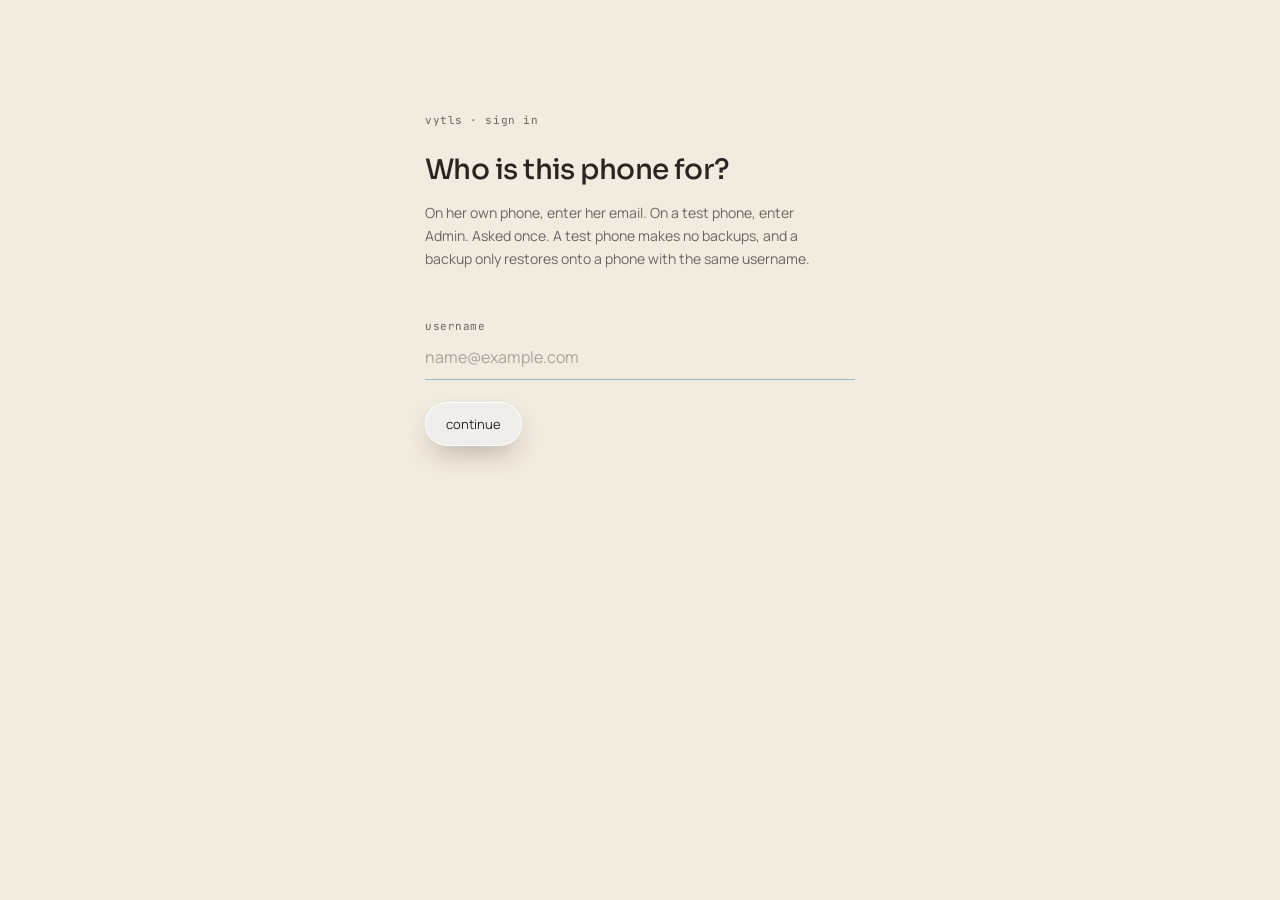
<file: index.html>
<!doctype html>
<html lang="en" data-room="today" data-ambient="on" data-sound="off" data-entered="false" data-standalone="false">
<head>
  <meta charset="utf-8" />
  <meta name="viewport" content="width=device-width, initial-scale=1, viewport-fit=cover" />
  <meta name="color-scheme" content="light" />
  <meta name="theme-color" content="#F2EBE0" />
  <meta name="apple-mobile-web-app-capable" content="yes" />
  <meta name="mobile-web-app-capable" content="yes" />
  <meta name="apple-mobile-web-app-status-bar-style" content="default" />
  <meta name="apple-mobile-web-app-title" content="Vytls" />
  <title>Vytls — today</title>
  <link rel="manifest" href="manifest.webmanifest" />
  <link rel="apple-touch-icon" href="icons/apple-touch-icon-180.png" />
  <link rel="icon" type="image/png" sizes="192x192" href="icons/icon-192.png" />
  <!-- launch screens in the app's cream, so iOS never flashes white before the ball (one per iPhone size) -->
  <link rel="apple-touch-startup-image" href="icons/splash/splash-1320x2868.png" media="(device-width: 440px) and (device-height: 956px) and (-webkit-device-pixel-ratio: 3) and (orientation: portrait)" />
  <link rel="apple-touch-startup-image" href="icons/splash/splash-1290x2796.png" media="(device-width: 430px) and (device-height: 932px) and (-webkit-device-pixel-ratio: 3) and (orientation: portrait)" />
  <link rel="apple-touch-startup-image" href="icons/splash/splash-1284x2778.png" media="(device-width: 428px) and (device-height: 926px) and (-webkit-device-pixel-ratio: 3) and (orientation: portrait)" />
  <link rel="apple-touch-startup-image" href="icons/splash/splash-1242x2688.png" media="(device-width: 414px) and (device-height: 896px) and (-webkit-device-pixel-ratio: 3) and (orientation: portrait)" />
  <link rel="apple-touch-startup-image" href="icons/splash/splash-828x1792.png" media="(device-width: 414px) and (device-height: 896px) and (-webkit-device-pixel-ratio: 2) and (orientation: portrait)" />
  <link rel="apple-touch-startup-image" href="icons/splash/splash-1206x2622.png" media="(device-width: 402px) and (device-height: 874px) and (-webkit-device-pixel-ratio: 3) and (orientation: portrait)" />
  <link rel="apple-touch-startup-image" href="icons/splash/splash-1179x2556.png" media="(device-width: 393px) and (device-height: 852px) and (-webkit-device-pixel-ratio: 3) and (orientation: portrait)" />
  <link rel="apple-touch-startup-image" href="icons/splash/splash-1170x2532.png" media="(device-width: 390px) and (device-height: 844px) and (-webkit-device-pixel-ratio: 3) and (orientation: portrait)" />
  <link rel="apple-touch-startup-image" href="icons/splash/splash-1125x2436.png" media="(device-width: 375px) and (device-height: 812px) and (-webkit-device-pixel-ratio: 3) and (orientation: portrait)" />
  <link rel="apple-touch-startup-image" href="icons/splash/splash-1242x2208.png" media="(device-width: 414px) and (device-height: 736px) and (-webkit-device-pixel-ratio: 3) and (orientation: portrait)" />
  <link rel="apple-touch-startup-image" href="icons/splash/splash-750x1334.png" media="(device-width: 375px) and (device-height: 667px) and (-webkit-device-pixel-ratio: 2) and (orientation: portrait)" />
  <link rel="preload" as="font" type="font/woff2" crossorigin href="fonts/sora-vf-latin.woff2" />
  <link rel="preload" as="font" type="font/woff2" crossorigin href="fonts/manrope-vf-latin.woff2" />
  <link rel="preload" as="font" type="font/woff2" crossorigin href="fonts/jetbrains-mono-vf-latin.woff2" />
  <link rel="preload" as="font" type="font/woff2" crossorigin href="fonts/bebas-neue-latin-400.woff2" />
  <link rel="stylesheet" href="css/tokens.css" />
  <link rel="stylesheet" href="css/base.css" />
  <link rel="stylesheet" href="css/components.css" />
  <link rel="stylesheet" href="css/motion.css" />
  <link rel="stylesheet" href="css/counter.css" />
  <link rel="stylesheet" href="css/alerts.css" />
  <link rel="stylesheet" href="css/history.css" />
  <link rel="stylesheet" href="css/report.css" />
  <script type="module" src="js/app.js"></script>
</head>
<body>
  <!-- L1 world: room colour, hour tint, blobs, corner web. Filled by atmosphere.js. -->
  <div id="world" class="world" aria-hidden="true"></div>

  <!-- L2 instruments -->
  <div id="readout" class="readout chrome instrument" aria-live="off">
    <span id="readout-glyph" class="readout-glyph" aria-hidden="true"></span>
    <span id="readout-text" class="readout-text"></span>
  </div>
  <div id="live-chip" class="live-chip chrome instrument" aria-hidden="true">
    <span class="live-dot"></span><span class="live-text"></span>
  </div>

  <!-- L3 rooms, in their fixed order (manual §28.3) -->
  <main id="rooms" class="rooms">
    <section id="room-today" class="room" data-room="today" aria-labelledby="h-today">
      <div class="scroller fade-both">
        <h1 id="h-today" class="visually-hidden">today</h1>
        <div class="room-body" data-body="today"></div>
      </div>
    </section>
    <section id="room-history" class="room" data-room="history" aria-labelledby="h-history" hidden>
      <div class="scroller fade-both">
        <h1 id="h-history" class="room-title reveal-item">history</h1>
        <div class="room-body" data-body="history"></div>
      </div>
    </section>
    <section id="room-report" class="room" data-room="report" aria-labelledby="h-report" hidden>
      <div class="scroller fade-both">
        <h1 id="h-report" class="room-title reveal-item">report</h1>
        <div class="room-body" data-body="report"></div>
      </div>
    </section>
    <section id="room-settings" class="room" data-room="settings" aria-labelledby="h-settings" hidden>
      <div class="scroller fade-both">
        <h1 id="h-settings" class="room-title reveal-item">settings</h1>
        <div class="room-body" data-body="settings"></div>
      </div>
    </section>
  </main>

  <!-- L4 navigation (manual §16.2) -->
  <nav id="nav" class="nav chrome" aria-label="rooms" hidden>
    <button class="nav-home" type="button" data-go="today" aria-label="today">
      <svg viewBox="0 0 16 16" width="14" height="14" aria-hidden="true" fill="currentColor">
        <rect x="2" y="2" width="5" height="5" rx="1.4" /><rect x="9" y="2" width="5" height="5" rx="1.4" />
        <rect x="2" y="9" width="5" height="5" rx="1.4" /><rect x="9" y="9" width="5" height="5" rx="1.4" />
      </svg>
    </button>
    <span class="nav-divider" aria-hidden="true"></span>
    <button class="nav-pill" type="button" data-go="history" aria-label="history">his</button>
    <button class="nav-pill" type="button" data-go="report" aria-label="report">rep</button>
    <button class="nav-pill" type="button" data-go="settings" aria-label="settings">set</button>
  </nav>


  <!-- Arrival: the ball as the loader (manual §28.4). Filled by entry.js. -->
  <div id="entry" class="entry chrome" aria-hidden="true"></div>
</body>
</html>
</file>
<file: css/tokens.css>
/* ZONE:    Safe Haven / Temple. An in-world instrument: a vital-signs log kept
 *          by someone living in the sanctuary.
 * DIAL 1:  quietest. Soft technology that serves and never demands.
 * DIAL 2:  1. No visible hardware; the instrument is glass and light.
 *
 * tokens.css — every design value, nothing else (manual §24, Vytls §28).
 * The first block is the manual's token sheet verbatim; the second adds Vytls. */
:root {
  /* ---- field & atmosphere ---- */
  --c-cream:       #F2EBE0;
  --c-cream-deep:  #ECE3D4;
  --c-peach:       #F4C9A8;
  --c-coral:       #E89B7D;
  --c-lavender:    #C9B8DD;
  --c-mint:        #C5D9C8;
  --c-paleblue:    #B4C9D9;

  /* ---- signature pair (locked) ---- */
  --a-terra:       #C77B5C;
  --a-terra-hi:    #E0A284;
  --a-blue:        #7A98B3;

  /* ---- the one red: denial only ---- */
  --a-denial:      #B8402E;

  /* ---- ink ---- */
  --t-primary:     #2A2520;
  --t-secondary:   #6B6560;
  --t-whisper:     #A8A29B;
  --t-on-terra:    #FFF9F2;
  --t-cue:         #637C92;

  /* ---- rooms (fog grades) ---- */
  --room-warm:     #E8C7B0;
  --room-aqua:     #E7EEEF;
  --room-lilac:    #EBE7F1;
  --room-sand:     #EFE1D1;
  /* hour tints, blended 18% */
  --hour-dawn:     #E9ECEA;
  --hour-day:      #F3EEE3;
  --hour-golden:   #F5E3C8;
  --hour-night:    #DDE0E8;
  --hour-blend:    0.18;

  /* ---- glass ---- */
  --g-surface:     rgba(255, 255, 255, 0.12);
  --g-pill:        rgba(255, 253, 250, 0.38);
  --g-pill-idle:   rgba(255, 253, 250, 0.28);
  --g-card:        rgba(255, 253, 249, 0.50);
  --g-cell:        rgba(255, 253, 250, 0.45);
  --g-tag:         rgba(255, 253, 250, 0.85);
  --g-selected:    #EFEEEB;
  --g-sheet-veil:  0.95;
  --g-edge:        rgba(255, 255, 255, 0.65);
  --g-edge-card:   rgba(255, 255, 255, 0.50);
  --g-hair:        rgba(60, 50, 40, 0.10);
  --g-hair-soft:   rgba(60, 50, 40, 0.06);
  --g-blur:        blur(18px) saturate(150%);
  --scrim-light:   rgba(233, 229, 241, 0.50);
  --scrim-note:    rgba(246, 239, 226, 0.66);
  --scrim-deep:    rgba(26, 22, 18, 0.94);

  /* ---- shadows ---- */
  --sh-lip:      inset 0 1px 0 rgba(255,255,255,0.9);
  --sh-card:     inset 0 1px 0 rgba(255,255,255,0.6), 0 1px 1px rgba(40,30,20,0.04), 0 20px 40px -16px rgba(40,30,20,0.12);
  --sh-pill:     inset 0 1px 0 rgba(255,255,255,0.9), 0 1px 2px rgba(40,30,20,0.06), 0 12px 28px -12px rgba(40,30,20,0.22);
  --sh-nav:      inset 0 1px 0 rgba(255,255,255,0.9), 0 22px 44px -14px rgba(40,30,20,0.40);
  --sh-soft:     0 12px 28px -8px rgba(40,30,20,0.32);
  --sh-selected: 0 10px 22px -8px rgba(199,123,92,0.55), inset 0 1px 0 rgba(255,255,255,0.5);
  --sh-band:     inset 0 1px 0 rgba(255,255,255,0.85), inset 0 18px 26px -18px rgba(42,32,22,0.32);

  /* ---- radii ---- */
  --r-pill: 999px; --r-capsule: 24px; --r-card: 20px; --r-photo: 18px;
  --r-thumb: 14px; --r-cell: 12px; --r-focus: 4px;

  /* ---- spacing ---- */
  --sp-1: 4px;  --sp-2: 6px;  --sp-3: 10px; --sp-4: 14px; --sp-5: 16px;
  --sp-6: 22px; --sp-7: 32px; --sp-8: 48px; --sp-9: 64px; --sp-nav: 118px;

  /* ---- layout ---- */
  --safe-t: env(safe-area-inset-top, 0px);
  --safe-b: env(safe-area-inset-bottom, 0px);
  --col-max: 430px;                 /* PROPOSED */
  --gutter: 16px;
  --edge-inset: 32px;
  --rank-top: 28px;
  --rank-top-2: 56px;
  --nav-bottom: 26px;
  --nav-width: 64%;
  --nav-h: 34px;
  --btn: 34px;
  --hit-min: 44px;                  /* PROPOSED */
  --card-w: 78%;
  --card-pad: 14px;
  --card-gap: 22px;
  --thumb-aspect: 16 / 12;
  --measure: 46ch;
  --measure-note: 26ch;
  --sheet-inset: 14px;
  --sheet-band: min(54%, 430px);
  --sheet-blurb-min: 120px;
  --fade: 150px;
  --fade-more: 40px;
  --spine-x: 26px;
  --tl-gap: 48px;
  --tl-text-max: 440px;

  /* ---- z ---- */
  --z-world: 0; --z-slab: 10; --z-content: 20; --z-nav: 30;
  --z-scrim: 79; --z-modal: 80; --z-viewer: 120;

  /* ---- type ---- */
  --font-display: 'Sora', system-ui, sans-serif;
  --font-body:    'Manrope', system-ui, sans-serif;
  --font-head:    'Bebas Neue', 'Sora', system-ui, sans-serif;   /* headings, all caps (owner, 0.2.2) */
  --font-mono:    'JetBrains Mono', ui-monospace, monospace;
  --fs-hero: 52px; --fs-hero-lead: 36px; --fs-hero-sub: 26px;
  --fs-room: 40px; --fs-heading: 28px; --fs-sheet: 24px; --fs-note: 20px;
  --fs-item: 18px; --fs-card: 17px; --fs-sub: 14px;
  --fs-body: 14px; --fs-body-s: 13.5px; --fs-value: 13px;
  --fs-label: 10px; --fs-nav: 10.5px; --fs-tag: 9px; --fs-cue: 11px;
  --fs-input: 16px;
  --lh-body: 1.65; --lh-long: 1.7; --lh-note: 1.45; --lh-tight: 1.05;
  --tr-hero: -0.025em; --tr-head: -0.02em; --tr-card: -0.012em; --tr-display: -0.01em;
  --tr-label: 0.05em; --tr-nav: 0.05em;   /* tightened for lowercase (owner, 0.2.2) */ --tr-tag: 0.16em; --tr-cue: 0.20em; --tr-trigger: 0.22em;
  --fw-light: 300; --fw-body: 400; --fw-head: 500;

  /* ---- motion ---- */
  /* every UI duration below runs 15% faster than the manual's (owner, 0.5.0). Ambient loops and --alert-guard are untouched. */
  --ease-default: cubic-bezier(0.4, 0, 0.2, 1);
  --ease-out:     cubic-bezier(0.16, 1, 0.3, 1);
  --ease-reveal:  cubic-bezier(0.22, 1, 0.36, 1);
  --ease-exit:    cubic-bezier(0.4, 0, 1, 1);
  --ease-pop:     cubic-bezier(0.34, 2.1, 0.64, 1);    /* more elastic settle (owner, 0.4.0) */
  --ease-breath:  cubic-bezier(0.42, 0, 0.58, 1);
  --d-press-in: 76ms;  --d-press-out: 493ms; --d-quick: 221ms; --d-state: 340ms;
  --d-sheet: 391ms;    --d-step: 357ms;
  --d-reveal: 850ms;  --d-reveal-step: 76ms; --d-reveal-base: 1105ms;
  --d-cross: 1428ms;   --d-chrome-return: 833ms;
  --d-hold: 612ms;     --d-ripple: 1275ms;
  --press-scale: 0.84; --card-press-scale: 0.96;     /* motion amplified 2.5x (owner, 0.4.0) */
  --cross-out-scale: 0.95; --cross-in-scale: 1.06;
  --breath-room: 11s;  --beat: 3s;
  --breath-mark-a: 7s; --breath-mark-b: 8s;
  --rec-blink: 3s;     --invite-pulse: 4s;   --sheen: 4.2s;
  --note-hold: 7000ms;
  --alert-guard: 500ms;   /* alert buttons ignore touches for this long after it appears */

  /* ---- gesture ---- */
  --swipe-min: 60px; --tap-slop: 6px; --dbl-ms: 280ms;
  --zoom-max: 4; --zoom-dbl: 2.5;
}

:root {
  /* ---- Vytls rooms (manual §28.3) ---- */
  --room-today:    var(--room-warm);
  --room-history:  var(--room-lilac);
  --room-report:   var(--room-aqua);
  --room-settings: var(--room-sand);
  --room-base-hi:  #F7F0E4;
  --room-base-mid: #EFE6D5;
  --room-base-lo:  #E6DAC4;

  /* ---- surfaces ---- */
  --c-card-white:  #FFFDF9;
  --c-ink-seam:    #3A332C;
  --c-ball-lo:     #E7DCC9;
  --c-ball-lo-hi:  #F7F1E7;
  --c-ball-hi-hi:  #D08C6E;
  --g-sheet:       linear-gradient(148deg, rgba(255,255,255,1) 0%, rgba(255,253,250,0.95) 38%, rgba(252,248,242,0.95) 100%);
  --g-selected-fill: linear-gradient(160deg, var(--a-terra-hi), var(--a-terra));
  --g-edge-filled: rgba(255, 255, 255, 0.90);
  --g-edge-pill:   rgba(60, 50, 40, 0.08);
  --g-icon-btn:    rgba(255, 253, 250, 0.50);
  --g-edge-selected: rgba(255, 255, 255, 0.55);

  /* ---- time glyph (manual §11.6) ---- */
  --glyph-sun:     #E0A23C;
  --glyph-lowsun:  #D9913F;
  --glyph-moon:    #8B93B0;

  /* ---- states (manual §28.8) ---- */
  --st-settled:    #C5D9C8;   /* mint fill */
  --st-settled-mark: #5A7A5A; /* forest check */
  --st-above:      #D9913F;   /* amber chip with ▲ */
  --st-alert:      var(--a-denial);
  --st-alert-ink:  #FFF9F2;

  /* ---- focus, toggle, input (manual §14.6, §16.4, §16.12) ---- */
  --focus-ring:    rgba(122, 152, 179, 0.6);
  --focus-ring-w:  1.5px;
  --focus-offset:  3px;
  --toggle-w: 27px; --toggle-h: 13px; --toggle-thumb: 9px; --toggle-inset: 2px; --toggle-travel: 14px;
  --thumb-rest:    linear-gradient(160deg, #FFFDF8, #EAE0CC);
  --input-hair-focus: rgba(122, 152, 179, 0.6);
  --disabled-opacity: 0.4;

  /* ---- shell (manual §8.3) ---- */
  --shell-top:     64px;
  --shell-side:    16px;
  --shell-bottom:  118px;
  --nav-pad-y: 6px; --nav-pad-x: 10px; --nav-gap: 6px;
  --nav-divider-h: 20px;

  /* ---- entry ball (manual §15.2, §28.4) ---- */
  --ball-entry:    72px;
  --ball-line:     46px;
  --ball-rock:     7deg;
  --ball-swing:    850ms;
  --entry-min:     1105ms;    /* minimum graceful beat before the catch */
  --entry-ripple-at: 366ms;
  --entry-mount-at:  697ms;
  --entry-clear-at:  1496ms;
  --d-catch:       357ms;

  /* ---- Vytls type additions (manual §28.5, §28.6, §28.9) ---- */
  --fs-reading:    44px;      /* the one large reading field */
  --fs-count:      64px;      /* counter "3 of 5" */
  --fs-tap:        24px;      /* counter tap surface label */
  --fs-alert-head: 28px;
  --fs-alert-line: 18px;
  --fs-alert-btn:  18px;
  --fs-legible:    11px;      /* legibility floor for anything she must read to act (§10.4) */
  --tr-coords:     0.26em;

  /* ---- Vytls sizes ---- */
  --alert-call-h:  64px;
  --alert-raise-h: 52px;
  --raise-round: var(--hit-min);    /* the raise control on Today: a 44px circle (owner, 0.6.1) */
  --alert-gap:     32px;
  --tap-radius:    28px;
  --bloom-size:    48px;
  --bloom-ms:      595ms;
  --live-dot:      7px;
  --chip-morph:    56px;
  --chip-hold:     1445ms;
  --caret-w: 6px; --caret-h: 12px; --type-char: 44ms; --caret-blink: 0.7s;
  --glyph:         13px;
  --d-pour:        468ms;
  --d-pour-hold:   2210ms;
  --d-drain:       935ms;
  --reveal-s-from: 0.9; --reveal-s-over: 1.02; --reveal-s-back: 0.996;   /* flat reveal (manual §13.4): 3D inside a fading room flickered on iPhone */
  --d-fizz:        765ms;    /* one bubble's rise through the pour */
  --d-fizz-step:   42ms;
  --fizz-size:     4px; --fizz-size-s: 3px;
  --fizz-rise:     -36px;
  --fizz-ink:      rgba(255, 249, 242, 0.9);
}

:root {
  /* ---- today / lifeline / sheet (Phase 2; manual §16.7, §16.9, §28.5, §28.8) ---- */
  --spine-w:        2px;
  --spine-w-lit:    3px;
  --spine-dim:      rgba(122, 152, 179, 0.28);
  --spine-lit:      var(--a-blue);
  --node-gutter:    calc(var(--spine-x) * 2);
  --node-dot:       14px;
  --node-due-w:     2px;
  --node-pad-y:     var(--sp-3);
  --node-sep:       var(--sp-2);          /* air between steps, so each name + status reads as one group */
  --node-lh:        1.25;
  --fs-date:        40px;               /* "12th" leads, like the counter's number */
  --fs-date-rest:   20px;
  --fw-date:        300;     /* light, in heading ink, like the counter number (owner, 0.4.1) */
  --fs-group:       34px;               /* tier 1 heading, Bebas caps; reads about as tall as Sora 26 */
  --fw-group:       400;
  --tr-group:       0.02em;
  --t-step:         color-mix(in srgb, var(--t-primary) 93%, var(--c-card-white));   /* step names: 7% lighter than primary ink */
  --close-dot:      18px;
  --st-settled-tint: rgba(197, 217, 200, 0.45);
  --ball-node:      24px;
  --ball-node-fill: linear-gradient(180deg, var(--c-ball-hi-hi) 0%, var(--a-terra) 47%, var(--c-ink-seam) 47%, var(--c-ink-seam) 53%, var(--c-ball-lo-hi) 53%, var(--c-ball-lo) 100%);
  --focus-line:     0.3;                 /* the docked node rests 30% down the scroller (manual §16.9) */
  --hop-ms:         612ms;
  --hop-arc:        28px;
  --hop-squash-x:   1.4;  --hop-squash-y:   0.62;
  --hop-stretch-x:  0.76; --hop-stretch-y:  1.32;
  --chip-pad-y:     var(--sp-1);
  --chip-pad-x:     var(--sp-3);
  --today-foot:     var(--sp-8);
  --sheet-veil:     var(--scrim-light);
  --sheet-pad:      var(--sp-6);
  --sheet-gap:      var(--sp-5);
  --reading-lh:     1.1;
  --food-gap:       var(--sp-3);          /* ingredients: space between chips and rows */
  --food-chip-bg:   var(--st-settled-tint);
  --food-line-w:    1px;
}

/* ---- atmosphere & entry (added) ---- */
:root {
  /* blobs (manual §12.2): size, x, y, period, drift */
  --blob-peach-size: 70vmax; --blob-peach-x: 70%; --blob-peach-y: 10%; --blob-peach-period: 42s; --blob-peach-dx: 50px; --blob-peach-dy: -32px;
  --blob-lavender-size: 65vmax; --blob-lavender-x: 5%; --blob-lavender-y: 25%; --blob-lavender-period: 55s; --blob-lavender-dx: -36px; --blob-lavender-dy: 48px;
  --blob-mint-size: 60vmax; --blob-mint-x: 35%; --blob-mint-y: 75%; --blob-mint-period: 48s; --blob-mint-dx: 32px; --blob-mint-dy: -44px;
  --blob-paleblue-size: 55vmax; --blob-paleblue-x: 80%; --blob-paleblue-y: 70%; --blob-paleblue-period: 38s; --blob-paleblue-dx: -40px; --blob-paleblue-dy: 36px;
  --blob-coral-size: 38vmax; --blob-coral-x: 50%; --blob-coral-y: 40%; --blob-coral-period: 60s; --blob-coral-dx: 24px; --blob-coral-dy: 28px;
  --blob-stagger: 4s;
  --blob-core: 33%; --blob-mid-stop: 30%; --blob-end-stop: 65%;
  /* blob opacity per room (manual §12.2 second table) */
  --bo-home-peach: 0.80; --bo-home-lavender: 0.78; --bo-home-mint: 0.78; --bo-home-paleblue: 0.78; --bo-home-coral: 0.60;
  --bo-contact-peach: 0.14; --bo-contact-lavender: 0.34; --bo-contact-mint: 0.74; --bo-contact-paleblue: 1.00; --bo-contact-coral: 0.10;
  --bo-folio-peach: 0.12; --bo-folio-lavender: 1.00; --bo-folio-mint: 0.50; --bo-folio-paleblue: 0.24; --bo-folio-coral: 0.10;
  --bo-about-peach: 1.00; --bo-about-lavender: 0.30; --bo-about-mint: 0.20; --bo-about-paleblue: 0.10; --bo-about-coral: 1.00;
  /* world */
  --fog-opacity: 0.9;
  --breath-lo: 0.82;
  --glow-size: 120vmax; --glow-peak: 0.75; --glow-ms: 1275ms; --glow-start: 0.6; --glow-end: 1.15;
  --amb-up-ms: 1020ms; --amb-up-delay: 808ms;
  --nav-settle-ms: 544ms; --nav-settle-delay: 646ms; --nav-settle-y: 28px; --nav-settle-scale: 0.9;
  /* corner web (manual §28.7) */
  --web-size: 92vmin; --web-max: 0.50; --web-wash-max: 0.28; --web-artery-max: 0.40; --web-glow-max: 0.30;
  --web-breath: 11.7s; --web-breath-lo: 0.2; --web-beat-offset: -1.1s; --web-beat-lo: 0.18;
  --web-line: 1.6; --web-line-thin: 1;
  /* touch bloom (manual §13.3) */
  --bloom-core: rgba(199, 123, 92, 0.27);
  --bloom-from: 0.3; --bloom-to: 3.6;
  /* entry */
  --entry-ball-gap: 22px;
  --entry-glint-ms: 1700ms;
  --entry-pop-a: 1.16; --entry-pop-a-y: 0.86; --entry-pop-b: 0.94; --entry-pop-b-y: 1.07;
  --entry-ripple-size: 170vmax;
  --ripple-gap: 128ms;
  --ripple-ring: rgba(199, 123, 92, 0.34);
  --ripple-ring-hi: rgba(255, 253, 250, 0.70);
  --ripple-drop: rgba(244, 201, 168, 0.55);
  --ripple-from: 0.03; --ripple-drop-to: 0.7;
  --ball-sheen: rgba(255, 255, 255, 0.40);
  --ball-glint: rgba(255, 253, 250, 0.85);
  --ball-away-scale: 0.85;
  --entry-field: var(--c-cream);
}

/* ---- components (added) ---- */
:root {
  --readout-h: 16px;
  --readout-gap: 8px;
  --live-dot-lo: 0.4;
  --nav-frac: 0.64;
  --nav-hit-extra: calc((var(--hit-min) - var(--nav-h)) / 2);
  --sheen-w: 40%;
  --sheen-alpha: 0.5;
  --sheen-band: linear-gradient(100deg, transparent 0%, rgba(255, 249, 242, 1) 50%, transparent 100%);
  --btn-pad-x: 20px;
  --btn-pad-y: var(--sp-3);
  --btn-icon-gap: 8px;
  --btn-hit-extend: 4px;
  --btn-filled-hover: var(--c-card-white);
  --d-glide: 408ms;
  --toggle-track: rgba(60, 50, 40, 0.10);
  --toggle-track-inset: inset 0 1px 2px rgba(40, 30, 20, 0.12);
  --toggle-stretch: scale(1.8, 0.55);
  --toggle-stretch-x: 7px;
  --d-hairline: 204ms;
  --field-note-gap: var(--sp-2);
  --unit-gap: var(--sp-3);
  --cell-pad-y: var(--sp-3);
  --cell-pad-x: 12px;
  --cell-value-gap: 2px;
  --install-top: calc(var(--shell-top) + var(--sp-8));
  --install-gap-eyebrow: var(--sp-6);
  --install-gap-why: var(--sp-4);
  --install-gap-steps: var(--sp-8);
  --install-step-gap: var(--sp-5);
  --install-index-w: 28px;
  --settings-group-gap: var(--sp-8);
  --settings-row-gap: var(--sp-4);
  --settings-label-gap: var(--sp-3);
  --fade-room: calc(var(--safe-t) + var(--shell-top));   /* the room title starts where the top fade ends */
  --fade-clear: calc(var(--safe-t) + var(--rank-top) + var(--readout-h));   /* nothing shows behind the status readout (0.5.0) */
}

:root {
  /* ---- counter (Phase 4) ---- */
  --counter-pulse: 1600ms;          /* one slow heartbeat on the tap surface */
  --counter-pulse-scale: 1.025;
  --counter-pulse-reach: 18px;
  --counter-pulse-ink: rgba(199, 123, 92, 0.38);
  --counter-elapsed-o: 0.6;
  --counter-times-h: 40px;   /* room for two lines of tap times, so the tap surface never jumps */
  --fs-count-of: 32px;      /* "of 5": half the count, so the number leads */
  --counter-node-s: 12px;   /* progress dots, quieter than the count */
  --counter-pad:        var(--sp-5);
  --counter-gap:        var(--sp-4);
  --counter-node:       18px;
  --counter-node-gap:   var(--sp-6);
  --counter-spine-h:    2px;
  --counter-pill-h:     var(--hit-min);
  --counter-pill-pad:   var(--sp-6);
  --counter-tap-min:    38vh;   /* grows to fill; low enough that title, times and controls all fit on a small iPhone */
  --counter-tap-fill:   linear-gradient(160deg, rgba(255, 253, 249, 0.92), rgba(247, 241, 231, 0.85));
  --counter-tap-edge:   rgba(255, 255, 255, 0.9);
  --counter-tap-shadow: 0 10px 30px rgba(60, 50, 40, 0.14);
  --counter-tap-scale:  0.93;
  --counter-bloom:      radial-gradient(circle, var(--a-terra-hi) 0%, transparent 70%);
  --counter-bloom-size: 220px;
  --counter-veil:       var(--c-cream);
  --counter-node-off:   rgba(60, 50, 40, 0.28);
  --counter-confirm-gap: var(--sp-3);
}

:root {
  /* ---- alerts (Phase 5; manual §28.9) ---- */
  --z-alert:      1000;                 /* above everything, the loading ball included */
  --alert-pad:    var(--sp-6);
  --raise-edge:   1.5px;
  --raise-fill:   var(--c-card-white);   /* solid, so nothing scrolls through the words */
  --raise-press:  rgba(184, 64, 46, 0.10);
  --raise-bottom: calc(var(--safe-b) + var(--nav-bottom) + var(--nav-h) + 2 * var(--nav-pad-y) + var(--sp-3));
}

:root {
  /* ---- history (Phase 6) ---- */
  --hg-day-w:       40px;
  --hg-row-h:       var(--hit-min);
  --hg-pad:         var(--sp-3);
  --hg-today-line:  2px;
  --hg-future-op:   0.4;
  --hg-chip-r:      var(--r-focus);
  --hg-chip-pad:    var(--sp-1);
  --fs-hg-mark:     8px;
  --fs-hg-head:     9px;
  --hg-sec-gap:     var(--sp-7);
  --hg-fill:        rgba(255, 253, 249, 0.74);   /* baked frost: no live blur on a panel that scrolls (manual §12.4) */
  --day-card-row-h: 36px;
  --dc-part-w: 76px;                /* day card: the part-of-day column */
  --dc-cell-h: var(--hit-min);      /* day card: a value cell is a full tap target */
  --dc-in-scale: 0.85;              /* day card: values settle in from this size */
  --day-glow-scale: 6;              /* the soft glow on the seventh entry */
}

:root {
  /* ---- report (Phase 7) ---- */
  --rp-gap: var(--sp-6);
  --rp-print-ink: #000;
  --rp-print-paper: #fff;
  --rp-print-rule: #000;
  --rp-print-rule-soft: #999;
  --rp-print-fs: 9pt;
  --rp-print-fs-head: 8pt;
  --rp-print-fs-title: 18pt;
  --rp-print-pad-y: 1.2mm;
  --rp-print-pad-x: 1.5mm;
  --rp-print-margin: 12mm;
  --rp-preview-fs: 11px;
  --rp-preview-pad-y: var(--sp-2);
  --rp-preview-pad-x: var(--sp-3);
  --rp-field-min: 140px;

  /* ---- trends (History) ---- */
  --tr-card-gap:    var(--sp-4);
  --tr-line-w:      1.5px;
  --tr-target-w:    1px;
  --tr-target-dash: 4 3;
  --tr-grid-w:      1px;
  --tr-pt-stroke:   1.5px;
  --tr-fs-axis:     var(--fs-hg-head);
  --tr-halo-w:      3px;
  --tr-sw-size:     8px;
  --tr-d-line:      var(--d-reveal);
  --tr-d-pt:        var(--d-state);
  --tr-d-step:      var(--d-reveal-step);
  --tr-d-lag:       var(--d-quick);
  --tr-pt-from:     0.4;
  --tr-ease:        var(--ease-reveal);
}
</file>
<file: css/base.css>
/* base.css — reset, fonts, type voices, the room and its bands, grain, edge fades.
 * Manual §7.5–§7.6, §8, §10, §12.3, §12.6. Values come from tokens.css. */

@font-face { font-family: 'Sora'; src: url('../fonts/sora-vf-latin.woff2') format('woff2'); font-weight: 100 800; font-display: swap; }
@font-face { font-family: 'Manrope'; src: url('../fonts/manrope-vf-latin.woff2') format('woff2'); font-weight: 200 800; font-display: swap; }
@font-face { font-family: 'JetBrains Mono'; src: url('../fonts/jetbrains-mono-vf-latin.woff2') format('woff2'); font-weight: 100 800; font-display: swap; }
@font-face { font-family: 'Bebas Neue'; src: url('../fonts/bebas-neue-latin-400.woff2') format('woff2'); font-weight: 400; font-display: swap; }

:root { --app-h: 100vh; }
@supports (height: 100dvh) { :root { --app-h: 100dvh; } }

*, *::before, *::after { box-sizing: border-box; }
/* double-tap zoom off everywhere; pinch zoom stays (manual §7, §20) */
* { -webkit-tap-highlight-color: transparent; touch-action: manipulation; }

html, body {
  background: var(--c-cream);   /* never white, even for a frame */
  height: var(--app-h);
  margin: 0;
  overflow: hidden;
  overscroll-behavior: none;
}

body {
  background: var(--c-cream);
  color: var(--t-primary);
  font-family: var(--font-body);
  font-size: var(--fs-body);
  line-height: var(--lh-body);
  font-feature-settings: "ss01", "ss02", "cv11";
  -webkit-font-smoothing: antialiased;
  text-rendering: optimizeLegibility;
  -webkit-text-size-adjust: 100%;
}

h1, h2, h3, p, ol, ul { margin: 0; padding: 0; }
ol, ul { list-style: none; }
button, input, select, textarea { font: inherit; color: inherit; }
button { background: none; border: 0; padding: 0; cursor: pointer; }
[hidden] { display: none !important; }
::-webkit-scrollbar { width: 0; height: 0; }

.chrome, .chrome * { -webkit-user-select: none; user-select: none; -webkit-touch-callout: none; }

:focus { outline: none; }
:focus-visible {
  outline: var(--focus-ring-w) solid var(--focus-ring);
  outline-offset: var(--focus-offset);
  border-radius: var(--r-focus);
}

.visually-hidden {
  position: absolute; width: 1px; height: 1px; overflow: hidden;
  clip: rect(0 0 0 0); clip-path: inset(50%); white-space: nowrap;
}

/* ---- type voices (manual §10.2) ---- */
.label {
  font-family: var(--font-mono); font-size: var(--fs-label); line-height: 1.6;
  letter-spacing: var(--tr-label); color: var(--t-whisper);
  font-variant-numeric: tabular-nums;
}
.label--legible { font-size: var(--fs-legible); color: var(--t-secondary); }
.room-title {
  font-family: var(--font-display); font-size: var(--fs-room); line-height: 1;
  font-weight: var(--fw-head); letter-spacing: var(--tr-head); text-transform: lowercase;
}
.heading {
  font-family: var(--font-display); font-size: var(--fs-heading); line-height: 1.25;
  font-weight: var(--fw-head); letter-spacing: var(--tr-head);
}
.note {
  font-family: var(--font-display); font-size: var(--fs-note); line-height: var(--lh-note);
  font-weight: var(--fw-light); letter-spacing: var(--tr-display);
  max-width: var(--measure-note); text-wrap: balance;
}
.item-title { font-family: var(--font-display); font-size: var(--fs-item); line-height: 1.3; font-weight: var(--fw-head); }
.body { font-size: var(--fs-body); line-height: var(--lh-body); color: var(--t-secondary); max-width: var(--measure); text-wrap: pretty; }
.value { font-size: var(--fs-value); line-height: 1.4; color: var(--t-primary); }
.num { font-variant-numeric: tabular-nums; }

/* ---- the rooms and the four bands (manual §8.3) ---- */
.rooms {
  position: fixed; top: 0; left: 0; width: 100%; height: var(--app-h);
  z-index: var(--z-content);
}
.room {
  position: absolute; top: 0; left: 0; width: 100%; height: var(--app-h);
  background: var(--g-surface);
}
.scroller {
  height: 100%;
  overflow-y: auto;
  overscroll-behavior: contain;
  -webkit-overflow-scrolling: touch;
  padding:
    calc(var(--safe-t) + var(--shell-top)) var(--shell-side)
    calc(var(--safe-b) + var(--shell-bottom));
  --fade: var(--fade-room);
  transform: translateZ(0);
  contain: paint;
}
.room-body, .room-title {
  max-width: var(--col-max);
  margin-inline: auto;
}
.room-title { display: block; margin-bottom: var(--sp-8); }

/* an empty state: a room with air and one calm line (manual §17.6) */
.empty {
  min-height: calc(var(--app-h) - var(--safe-t) - var(--shell-top) - var(--safe-b) - var(--shell-bottom) - var(--sp-8) - var(--fs-room));
  display: flex; flex-direction: column; align-items: center; justify-content: center;
  gap: var(--sp-6); text-align: center;
}
.empty .body { text-align: center; text-wrap: balance; }

/* ---- grain (manual §12.3) ---- */
.grain { position: relative; }
.grain::after {
  content: ""; position: absolute; inset: 0; pointer-events: none; border-radius: inherit;
  background-image:
    radial-gradient(rgba(60,40,20,0.025) 1px, transparent 1px),
    radial-gradient(rgba(60,40,20,0.018) 1px, transparent 1px);
  background-size: 3px 3px, 7px 7px; background-position: 0 0, 1px 2px;
}

/* ---- edge fades (manual §12.6) ---- */
.fade-both {
  --fade-mask: linear-gradient(to bottom,
    transparent 0, transparent var(--fade-clear), #000 var(--fade),
    #000 calc(100% - var(--fade)), rgba(0,0,0,.35) calc(100% - var(--fade)*.47), transparent 100%);
  -webkit-mask-image: var(--fade-mask);
  mask-image: var(--fade-mask);
}
.fade-more {
  -webkit-mask-image: linear-gradient(to bottom, #000 calc(100% - var(--fade-more)), transparent 100%);
  mask-image: linear-gradient(to bottom, #000 calc(100% - var(--fade-more)), transparent 100%);
}

/* ---- world & arrival ---- */
#world {
  position: fixed; top: 0; left: 0; width: 100%; height: var(--app-h);
  z-index: var(--z-world); overflow: hidden; pointer-events: none;
  background: var(--c-cream);
}
#world .w-base, #world .w-fog, #world .w-amb, #world .blobs, #world .w-glow {
  position: absolute; inset: 0; pointer-events: none;
}
#world .w-base { background: radial-gradient(120% 100% at 50% 40%, var(--room-base-hi) 0%, var(--room-base-mid) 60%, var(--room-base-lo) 100%); }
#world .w-fog { opacity: 0; transition: opacity var(--d-cross) var(--ease-reveal) var(--d-cross); }
#world .w-fog.is-on { opacity: var(--fog-opacity); transition-delay: 0s; }
#world.is-instant, #world.is-instant * { transition: none !important; }
#world .blob {
  position: absolute; left: var(--x); top: var(--y); width: var(--size); height: var(--size);
  border-radius: 50%; pointer-events: none; opacity: 0;
  transform: translate(-50%, -50%);
  transition: opacity var(--d-cross) var(--ease-reveal);
}
/* the colour sits on one inner layer that both drifts and breathes (manual §22: one layer, not many) */
#world .blob i {
  position: absolute; inset: 0; border-radius: 50%;
  background: radial-gradient(circle, var(--c) 0%, color-mix(in srgb, var(--c) var(--blob-core), transparent) var(--blob-mid-stop), transparent var(--blob-end-stop));
}
#world .blob--peach { --c: var(--c-peach); --x: var(--blob-peach-x); --y: var(--blob-peach-y); --size: var(--blob-peach-size); --dx: var(--blob-peach-dx); --dy: var(--blob-peach-dy); --period: var(--blob-peach-period); --n: 0; opacity: var(--o-peach); }
#world .blob--lavender { --c: var(--c-lavender); --x: var(--blob-lavender-x); --y: var(--blob-lavender-y); --size: var(--blob-lavender-size); --dx: var(--blob-lavender-dx); --dy: var(--blob-lavender-dy); --period: var(--blob-lavender-period); --n: 1; opacity: var(--o-lavender); }
#world .blob--mint { --c: var(--c-mint); --x: var(--blob-mint-x); --y: var(--blob-mint-y); --size: var(--blob-mint-size); --dx: var(--blob-mint-dx); --dy: var(--blob-mint-dy); --period: var(--blob-mint-period); --n: 2; opacity: var(--o-mint); }
#world .blob--paleblue { --c: var(--c-paleblue); --x: var(--blob-paleblue-x); --y: var(--blob-paleblue-y); --size: var(--blob-paleblue-size); --dx: var(--blob-paleblue-dx); --dy: var(--blob-paleblue-dy); --period: var(--blob-paleblue-period); --n: 3; opacity: var(--o-paleblue); }
#world .blob--coral { --c: var(--c-coral); --x: var(--blob-coral-x); --y: var(--blob-coral-y); --size: var(--blob-coral-size); --dx: var(--blob-coral-dx); --dy: var(--blob-coral-dy); --period: var(--blob-coral-period); --n: 4; opacity: var(--o-coral); }
#world[data-room="today"] { --o-peach: var(--bo-home-peach); --o-lavender: var(--bo-home-lavender); --o-mint: var(--bo-home-mint); --o-paleblue: var(--bo-home-paleblue); --o-coral: var(--bo-home-coral); }
#world[data-room="history"] { --o-peach: var(--bo-folio-peach); --o-lavender: var(--bo-folio-lavender); --o-mint: var(--bo-folio-mint); --o-paleblue: var(--bo-folio-paleblue); --o-coral: var(--bo-folio-coral); }
#world[data-room="report"] { --o-peach: var(--bo-contact-peach); --o-lavender: var(--bo-contact-lavender); --o-mint: var(--bo-contact-mint); --o-paleblue: var(--bo-contact-paleblue); --o-coral: var(--bo-contact-coral); }
#world[data-room="settings"] { --o-peach: var(--bo-about-peach); --o-lavender: var(--bo-about-lavender); --o-mint: var(--bo-about-mint); --o-paleblue: var(--bo-about-paleblue); --o-coral: var(--bo-about-coral); }
#world .w-glow {
  left: 50%; top: 50%; inset: auto; width: var(--glow-size); height: var(--glow-size);
  margin: calc(var(--glow-size) / -2) 0 0 calc(var(--glow-size) / -2); border-radius: 50%;
  background: radial-gradient(circle closest-side, var(--c-card-white) 0%, color-mix(in srgb, var(--c-peach) 40%, transparent) 45%, transparent 100%);
  opacity: 0;
}
#world .web { position: absolute; right: 0; bottom: 0; width: var(--web-size); height: var(--web-size); pointer-events: none; }
#world .web svg { display: block; width: 100%; height: 100%; overflow: visible; }
#world .web .web-lines path { fill: none; stroke-linecap: round; stroke-linejoin: round; stroke-width: var(--web-line); }
#world .web .web-lines .thin { stroke-width: var(--web-line-thin); }
#world .web .wb-lines path { stroke: var(--a-blue); }
#world .web .wt-lines path { stroke: var(--a-terra); }
#world .web .wb-lines { opacity: var(--web-max); }
#world .web .wt-lines { opacity: var(--web-artery-max); }
#world .web .wb-glow { opacity: var(--web-glow-max); }
#world .web .wt-wash { opacity: var(--web-wash-max); }

.bloom {
  position: fixed; width: var(--bloom-size); height: var(--bloom-size); border-radius: 50%;
  pointer-events: none; z-index: var(--z-nav);
  background: radial-gradient(circle closest-side, var(--bloom-core) 0%, transparent 100%);
}

.entry {
  /* painted from the first frame, before entry.js fills it, so nothing shows through at launch */
  background: var(--entry-field);
  position: fixed; top: 0; left: 0; width: 100%; height: var(--app-h);
  z-index: var(--z-viewer); overflow: hidden;
  touch-action: none; -webkit-touch-callout: none;
}
.entry .entry-field { position: absolute; inset: 0; background: var(--entry-field); }
.entry .entry-ripple { position: absolute; left: 50%; top: 50%; width: 0; height: 0; pointer-events: none; }
.entry .rp {
  position: absolute; left: calc(var(--entry-ripple-size) / -2); top: calc(var(--entry-ripple-size) / -2);
  width: var(--entry-ripple-size); height: var(--entry-ripple-size); border-radius: 50%;
  opacity: 0; transform: scale(var(--ripple-from));
}
.entry .rp-ring {
  background: radial-gradient(circle closest-side, transparent 0%, transparent 84%, var(--ripple-ring-hi) 91%, var(--ripple-ring) 96%, transparent 100%);
}
.entry .rp-drop {
  background: radial-gradient(circle closest-side, var(--ripple-drop) 0%, color-mix(in srgb, var(--ripple-drop) 40%, transparent) 55%, transparent 100%);
}
.entry .entry-stage {
  position: absolute; left: 50%; top: 50%; width: var(--ball-entry); height: var(--ball-entry);
  margin: calc(var(--ball-entry) / -2) 0 0 calc(var(--ball-entry) / -2);
}
.entry .entry-pop, .entry .entry-rock { width: 100%; height: 100%; transform-origin: 50% 88%; }
.entry .entry-ball { display: block; width: 100%; height: 100%; overflow: visible; }
.entry .entry-label {
  position: absolute; left: 50%; top: calc(100% + var(--entry-ball-gap)); transform: translateX(-50%);
  white-space: nowrap; margin: 0;
}
</file>
<file: css/components.css>
/* components.css — instruments, nav capsule, buttons, toggle, field, cell, install view, settings.
 * Manual §8.3–8.5, §9.2, §10.2–10.4, §12.4–12.5, §13.3, §14.1, §14.6, §16.1–16.4, §16.10–16.12.
 * Only transform and opacity animate (the live chip's max-width is the manual's one exception). */

/* ---- status readout (§16.1), top-left on the readout rank (§8.3) ---- */
.readout {
  position: fixed;
  top: calc(var(--safe-t) + var(--rank-top));
  left: var(--edge-inset);
  z-index: var(--z-slab);
  display: flex; align-items: center; gap: var(--readout-gap);
  height: var(--readout-h);
  font-family: var(--font-mono); font-size: var(--fs-label); line-height: 1;
  letter-spacing: var(--tr-label);
  color: var(--t-primary);   /* small text in heading ink (owner, 0.4.0) */
  font-variant-numeric: tabular-nums;
  white-space: nowrap;
}
.readout-glyph { display: inline-flex; width: var(--glyph); height: var(--glyph); flex: none; }
.readout-glyph svg { width: 100%; height: 100%; display: block; }
.readout-text.is-typing::after {
  content: ""; display: inline-block;
  width: var(--caret-w); height: var(--caret-h);
  margin-left: var(--sp-1); vertical-align: middle;
  background: var(--t-secondary);
  animation: caret var(--caret-blink) steps(1, end) infinite;
}

/* ---- live chip (§16.11), top-right on the same baseline ---- */
.live-chip {
  position: fixed;
  top: calc(var(--safe-t) + var(--rank-top));
  right: var(--edge-inset);
  z-index: var(--z-slab);
  display: flex; align-items: center;
  height: var(--readout-h);
  font-family: var(--font-mono); font-size: var(--fs-label); line-height: 1;
  letter-spacing: var(--tr-label);
  color: var(--t-secondary);
  font-variant-numeric: tabular-nums;
}
.live-dot {
  flex: none; width: var(--live-dot); height: var(--live-dot);
  border-radius: 50%; background: var(--a-terra);
  animation: rec-blink var(--rec-blink) var(--ease-breath) infinite;
}
html[data-ambient="off"] .live-dot { animation-play-state: paused; }
.live-text {
  display: block; max-width: 0; overflow: hidden; white-space: nowrap;
  text-indent: var(--sp-2);
  opacity: 0; transform: translateX(calc(var(--sp-1) * -1));
  transition:
    max-width var(--d-sheet) var(--ease-out),
    opacity var(--d-sheet) var(--ease-default),
    transform var(--d-sheet) var(--ease-out);
}
.live-chip.is-morphed .live-text { max-width: var(--chip-morph); opacity: 1; transform: none; }

/* ---- nav capsule (§16.2) ---- */
.nav {
  position: fixed;
  left: 0; right: 0; margin-inline: auto;
  bottom: calc(var(--safe-b) + var(--nav-bottom));
  width: var(--nav-width);
  max-width: calc(var(--col-max) * var(--nav-frac));
  z-index: var(--z-nav);
  display: flex; align-items: center; gap: var(--nav-gap);
  padding: var(--nav-pad-y) var(--nav-pad-x);
  background: var(--g-pill);
  border: 1px solid var(--g-edge);
  border-radius: var(--r-capsule);
  -webkit-backdrop-filter: var(--g-blur);
  backdrop-filter: var(--g-blur);
  box-shadow: var(--sh-nav);
}
.nav-divider { flex: none; width: 1px; height: var(--nav-divider-h); background: var(--g-hair); }

.nav-home, .nav-pill {
  position: relative; isolation: isolate;
  display: flex; align-items: center; justify-content: center;
  height: var(--hit-min);
  margin-block: calc(var(--nav-hit-extra) * -1);
  color: var(--t-secondary);
  font-family: var(--font-mono); font-size: var(--fs-nav); line-height: 1;
  letter-spacing: var(--tr-nav);
}
.nav-home { flex: none; width: var(--hit-min); margin-inline: calc(var(--nav-hit-extra) * -1); }
.nav-pill { flex: 1 1 0; min-width: 0; padding-left: var(--tr-nav); } /* tracking trails the last glyph; balance it */

/* the visible 34px shape lives in ::before, so the button itself can be a 44px target */
.nav-home::before, .nav-pill::before {
  content: ""; position: absolute; z-index: -1;
  inset: var(--nav-hit-extra) 0;
  border-radius: calc(var(--nav-h) / 2);
  background: var(--g-pill-idle);
  box-shadow: inset 0 0 0 1px var(--g-edge-pill);
  transition: box-shadow var(--d-quick) var(--ease-default);
}
.nav-home::before { inset: var(--nav-hit-extra); border-radius: 50%; }
.nav-home svg { display: block; }

.nav-home[aria-current="page"], .nav-pill[aria-current="page"] { color: var(--t-on-terra); }
.nav-home[aria-current="page"]::before, .nav-pill[aria-current="page"]::before {
  background: var(--g-selected-fill);
  box-shadow: var(--sh-selected), inset 0 0 0 1px var(--g-edge-selected);
}

/* the drifting sheen on the current pill: a band that stays inside the pill */
.nav-pill::after {
  content: ""; position: absolute; z-index: -1; pointer-events: none;
  top: var(--nav-hit-extra); bottom: var(--nav-hit-extra); left: 0;
  width: var(--sheen-w);
  border-radius: calc(var(--nav-h) / 2);
  opacity: 0;
  background: var(--sheen-band);
}
.nav-pill[aria-current="page"]::after { animation: sheen-drift var(--sheen) linear infinite; }
html[data-ambient="off"] .nav-pill[aria-current="page"]:not(.is-pouring):not(.is-draining)::after {
  animation-play-state: paused;
}

/* the creamy pour (§13.3): fills from the foot with bubbles in it, holds, then drains */
.nav-pill.is-pouring::after, .nav-pill.is-draining::after {
  width: 100%; opacity: 1;
  background: var(--g-selected-fill);
  transform-origin: 50% 100%;
  animation-play-state: running;
}
.nav-pill.is-pouring::after  { animation: pour-fill var(--d-pour) var(--ease-out) both; }
.nav-pill.is-draining::after { animation: pour-drain var(--d-drain) var(--ease-default) both; }
.pour-fizz {
  position: absolute; pointer-events: none; overflow: hidden;
  top: var(--nav-hit-extra); bottom: var(--nav-hit-extra); left: 0; right: 0;
  border-radius: calc(var(--nav-h) / 2);
}
.pour-fizz i {
  position: absolute; left: var(--x); bottom: 0;
  width: var(--fizz-size); height: var(--fizz-size); border-radius: 50%;
  background: var(--fizz-ink); opacity: 0;
  animation: fizz-rise var(--d-fizz) var(--ease-out) calc(var(--k) * var(--d-fizz-step)) both;
}
.pour-fizz i:nth-child(odd) { width: var(--fizz-size-s); height: var(--fizz-size-s); }
.nav-pill.is-pouring, .nav-pill.is-draining { color: var(--t-on-terra); }

/* ---- press feedback for every button (§13.3) ---- */
.btn, .btn-icon, .nav-home, .nav-pill, .toggle {
  scale: 1;
  transition: scale var(--d-press-out) var(--ease-pop), box-shadow var(--d-quick) var(--ease-default);
}
.btn:active, .btn-icon:active, .nav-home:active, .nav-pill:active, .toggle:active {
  scale: var(--press-scale);
  transition: scale var(--d-press-in) var(--ease-default), box-shadow var(--d-press-in) var(--ease-default);
}
.btn:active, .btn-icon:active { box-shadow: var(--sh-soft); }
.nav-home:active::before, .nav-pill:active::before { box-shadow: var(--sh-soft), inset 0 0 0 1px var(--g-edge-pill); }

/* ---- buttons (§16.3) ---- */
.btn {
  position: relative;
  display: inline-flex; align-items: center; justify-content: center; gap: var(--btn-icon-gap);
  padding: var(--btn-pad-y) var(--btn-pad-x);
  border: 1px solid transparent; border-radius: var(--r-pill);
  font-size: var(--fs-value); line-height: 1.4; letter-spacing: 0;
  text-align: center; white-space: nowrap;
  color: var(--t-secondary);
}
.btn::after, .btn-icon::after { content: ""; position: absolute; inset: calc(var(--btn-hit-extend) * -1); }
.btn-filled {
  background: var(--g-selected); border-color: var(--g-edge-filled);
  color: var(--t-primary); box-shadow: var(--sh-soft);
}
.btn-ghost { background: transparent; border-color: var(--g-hair); color: var(--t-secondary); box-shadow: none; }
.btn-icon {
  position: relative; flex: none;
  display: inline-flex; align-items: center; justify-content: center;
  width: var(--btn); height: var(--btn);
  border: 1px solid var(--g-edge-pill); border-radius: 50%;
  background: var(--g-icon-btn); color: var(--t-secondary);
}
.btn-icon::after { inset: calc((var(--hit-min) - var(--btn)) / -2); }
@media (hover: hover) {
  .btn-filled:hover { background: var(--btn-filled-hover); }
  .btn-ghost:hover { background: var(--g-pill-idle); }
  .nav-pill:hover::before, .nav-home:hover::before { background: var(--g-pill); }
  .nav-pill[aria-current="page"]:hover::before, .nav-home[aria-current="page"]:hover::before { background: var(--g-selected-fill); }
}
.btn[disabled], .btn[aria-disabled="true"], .btn-icon[disabled], .toggle[disabled] {
  opacity: var(--disabled-opacity); box-shadow: none; pointer-events: none; scale: 1;
}

/* ---- toggle (§16.4): a 44px target around a 27 x 13 track ---- */
.toggle-row { display: flex; align-items: center; gap: var(--sp-3); min-height: var(--hit-min); }
.toggle {
  position: relative; flex: none;
  width: var(--hit-min); height: var(--hit-min);
  margin-inline-start: calc((var(--toggle-w) - var(--hit-min)) / 2);
}
.toggle::before {
  content: ""; position: absolute;
  left: calc((100% - var(--toggle-w)) / 2); top: calc((100% - var(--toggle-h)) / 2);
  width: var(--toggle-w); height: var(--toggle-h);
  border-radius: var(--r-pill); background: var(--toggle-track); box-shadow: var(--toggle-track-inset);
}
.toggle::after {
  content: ""; position: absolute;
  left: calc((100% - var(--toggle-w)) / 2 + var(--toggle-inset));
  top: calc((100% - var(--toggle-h)) / 2 + var(--toggle-inset));
  width: var(--toggle-thumb); height: var(--toggle-thumb);
  border-radius: 50%; background: var(--thumb-rest);
  box-shadow: 0 1px 2px rgba(40, 30, 20, 0.22);
  transform: translateX(0);
}
.toggle[aria-checked="true"]::after { background: var(--g-selected-fill); transform: translateX(var(--toggle-travel)); }
.toggle.is-live[aria-checked="true"]::after  { animation: thumb-on  var(--d-glide) var(--ease-out) both; }
.toggle.is-live[aria-checked="false"]::after { animation: thumb-off var(--d-glide) var(--ease-out) both; }
.toggle-value {
  font-family: var(--font-mono); font-size: var(--fs-value); line-height: 1.4;
  color: var(--t-secondary); font-variant-numeric: tabular-nums;
}

/* ---- text field (§16.12) ---- */
.field { display: grid; gap: 0; }
.field-label {
  font-family: var(--font-mono); font-size: var(--fs-legible); line-height: 1.6;
  letter-spacing: var(--tr-label); color: var(--t-secondary);
}
.field-row {
  position: relative;
  display: flex; align-items: baseline; gap: var(--unit-gap);
  border-bottom: 1px solid var(--g-hair);
}
.field-row::after {
  content: ""; position: absolute; left: 0; right: 0; bottom: -1px; height: 1px;
  background: var(--input-hair-focus); opacity: 0;
  transition: opacity var(--d-hairline) var(--ease-default);
}
.field:focus-within .field-row::after { opacity: 1; }
.field.is-error .field-row::after { background: var(--a-denial); opacity: 1; }
.field-input {
  flex: 1 1 auto; min-width: 0; width: 100%;
  min-height: var(--hit-min);
  padding: var(--sp-2) 0;
  border: 0; border-radius: 0; background: transparent; outline: none;
  font-family: var(--font-body); font-size: var(--fs-input); line-height: 1.3;
  color: var(--t-primary); font-variant-numeric: tabular-nums;
  -webkit-appearance: none; appearance: none; text-align: left;
}
.field-input::placeholder { color: var(--t-whisper); }
.field-input:focus-visible { outline: none; }
.field-input::-webkit-date-and-time-value { text-align: left; }
.field-unit {
  flex: none; font-family: var(--font-mono); font-size: var(--fs-value); line-height: 1.4;
  color: var(--t-secondary);
}
.field-note {
  margin-top: var(--field-note-gap);
  font-size: var(--fs-body-s); line-height: var(--lh-note); color: var(--t-secondary);
  max-width: var(--measure); text-wrap: pretty;
}

/* ---- data cell and label-value pair (§16.10) ---- */
.cell {
  padding: var(--cell-pad-y) var(--cell-pad-x);
  border-radius: var(--r-cell);
  background: var(--g-cell);
  border: 1px solid var(--g-hair-soft);
}
.cell .label, .pair .label { display: block; }
.cell .value, .pair .value { display: block; margin-top: var(--cell-value-gap); }
.pair { text-align: center; }

/* ---- install view: top-anchored, left on one edge, mostly air ---- */
.view {
  position: fixed; top: 0; left: 0; width: 100%; height: var(--app-h);
  z-index: var(--z-modal);
  background: transparent;
  overflow-y: auto; overscroll-behavior: contain;
  padding:
    calc(var(--safe-t) + var(--install-top)) var(--edge-inset)
    calc(var(--safe-b) + var(--sp-8));
}
.install-body { width: 100%; max-width: var(--col-max); margin-inline: auto; text-align: left; }
.install-eyebrow { display: block; }
.install-title {
  margin-top: var(--install-gap-eyebrow);
  font-family: var(--font-display); font-size: var(--fs-heading); line-height: 1.25;
  font-weight: var(--fw-head); letter-spacing: var(--tr-head);
  max-width: var(--measure-note); text-wrap: balance;
}
.install-why {
  margin-top: var(--install-gap-why);
  font-size: var(--fs-body); line-height: var(--lh-body); color: var(--t-secondary);
  max-width: var(--measure); text-wrap: pretty;
}
.install-steps { margin-top: var(--install-gap-steps); display: grid; gap: var(--install-step-gap); }
.install-steps li { display: grid; grid-template-columns: var(--install-index-w) 1fr; align-items: baseline; }
.install-steps .label { color: var(--t-secondary); }
.install-step {
  font-size: var(--fs-body); line-height: var(--lh-body); color: var(--t-primary);
  max-width: var(--measure); text-wrap: pretty;
}

/* ---- settings (§8.4 rhythm: 10-14 inside a group, 22+ between groups, 48 between ideas) ---- */
.settings { display: grid; gap: var(--settings-group-gap); }
.settings-group { display: grid; gap: var(--settings-label-gap); }
.settings-label { margin: 0; color: var(--t-secondary); }
.settings-rows { display: grid; gap: var(--settings-row-gap); }
.settings-line {
  font-size: var(--fs-body-s); line-height: var(--lh-note); color: var(--t-secondary);
  max-width: var(--measure); text-wrap: pretty;
}
.settings-foot { text-align: left; }

/* ---- reduced motion ---- */
@media (prefers-reduced-motion: reduce) {
  .nav-pill[aria-current="page"]::after { animation: none; }
  .live-dot { animation: none; }
  .live-text { transition: opacity var(--d-quick) linear; transform: none; }
  .toggle.is-live::after { animation: none; }
  .nav-pill.is-pouring::after, .nav-pill.is-draining::after { animation-duration: var(--d-quick); }
}

/* ---- today (Phase 2) ---- */
/* Manual §16.9 (timeline), §28.5 (lifeline), §28.8 (colours of state), §16.7 (sheet), §16.12 (input). */
.today { display: grid; gap: var(--sp-6); padding-bottom: var(--today-foot); }
.today-readout { margin: 0; }
.day-stepper { display: flex; align-items: center; justify-content: space-between; gap: var(--sp-3); margin-bottom: var(--sp-3); }
.day-name { margin: 0; text-align: center; flex: 1; display: grid; gap: var(--sp-1); color: var(--t-primary); }
.day-date { font-family: var(--font-display); font-weight: var(--fw-light); font-size: var(--fs-date-rest); line-height: var(--lh-tight); color: var(--t-whisper); }
.day-date-n { font-weight: var(--fw-date); font-size: var(--fs-date); color: var(--t-primary); }
.day-name .day-sub { color: var(--t-primary); margin: 0; }
.backup-nudge { display: block; margin: 0 auto var(--sp-3); min-height: var(--hit-min); padding: 0 var(--sp-5); border: 1px solid var(--g-hair); border-radius: var(--r-pill); background: transparent; color: var(--t-primary); font: var(--fw-body) var(--fs-body)/1 var(--font-body); cursor: pointer; }
.node[data-locked] .node-hit { cursor: default; }

.lifeline { list-style: none; margin: 0; padding: 0; position: relative; }
.lifeline > li { position: relative; --lit-top: transparent; --lit-bot: transparent; --seg-y: 50%; }
/* the spine: dim 2px line, with a 3px lit overlay on the part already passed */
.lifeline > li::before, .lifeline > li::after {
  content: ""; position: absolute; top: 0; bottom: 0; pointer-events: none;
}
.lifeline > li::before {
  left: calc(var(--spine-x) - var(--spine-w) / 2); width: var(--spine-w);
  background: var(--spine-dim);
}
.lifeline > li::after {
  left: calc(var(--spine-x) - var(--spine-w-lit) / 2); width: var(--spine-w-lit);
  background: linear-gradient(to bottom, var(--lit-top) 0, var(--lit-top) var(--seg-y), var(--lit-bot) var(--seg-y), var(--lit-bot) 100%);
}
.lifeline > li.lit-top { --lit-top: var(--spine-lit); }
.lifeline > li.lit-bot { --lit-bot: var(--spine-lit); }
.lifeline > li.is-first::before, .lifeline > li.is-first::after { top: var(--seg-y); }
.lifeline > li.node-close::before, .lifeline > li.node-close::after { bottom: var(--seg-y); }

.node-head { padding: var(--sp-7) 0 var(--sp-2) var(--node-gutter); }
.node-head.is-lead { padding-top: var(--sp-5); }
/* snacks: logged after a meal, not one of the 7, so quieter than a step */
.node[data-kind="snack"] .item-title { color: var(--t-secondary); }
.node-add { padding-left: var(--node-gutter); }
.snack-add {
  min-height: var(--hit-min); padding: 0 var(--sp-3); border: 0; background: transparent;
  font: inherit; font-size: var(--fs-body-s); color: var(--t-secondary); cursor: pointer; -webkit-tap-highlight-color: transparent;
}
.snack-add:focus-visible { outline: var(--focus-ring-w) solid var(--focus-ring); outline-offset: var(--focus-offset); }
.node-head.is-lead::before, .node-head.is-lead::after { display: none; }
/* tier 1: the part of the day. Tier 2: the step (.item-title). Tier 3: its status (.label). */
.group-title {
  margin: 0; padding-left: var(--sp-3);
  font-family: var(--font-head); font-size: var(--fs-group); font-weight: var(--fw-group); text-transform: uppercase;
  line-height: 1.15; letter-spacing: var(--tr-group); color: var(--t-primary);
}
/* headings are the only capitalised text: Bebas, all caps (owner's call) */
.room-title { font-family: var(--font-head); font-weight: var(--fw-group); text-transform: uppercase; letter-spacing: var(--tr-group); }
.node .item-title { font-weight: var(--fw-body); color: var(--t-step); }

.node-dot {
  position: absolute; left: var(--spine-x); top: var(--seg-y);
  width: var(--node-dot); height: var(--node-dot);
  margin: calc(var(--node-dot) / -2) 0 0 calc(var(--node-dot) / -2);
  border-radius: 50%; box-sizing: border-box;
  background: var(--c-card-white); border: 1px solid var(--t-whisper);
  display: flex; align-items: center; justify-content: center;
  font-size: var(--fs-tag); line-height: 1; color: var(--t-primary);
  z-index: 1;
}
.node[data-state="due"] .node-dot { border: var(--node-due-w) solid var(--a-terra); }
.node[data-state="done"] .node-dot { background: var(--st-settled); border-color: var(--st-settled-mark); }
.node[data-state="done"] .node-dot::before { content: "✓"; color: var(--st-settled-mark); }
.node[data-flag="above"] .node-dot { background: var(--st-above); border-color: var(--st-above); }
.node[data-flag="above"] .node-dot::before { content: "▲"; color: var(--t-primary); }
.node-dot.is-mark {
  width: var(--close-dot); height: var(--close-dot);
  margin: calc(var(--close-dot) / -2) 0 0 calc(var(--close-dot) / -2);
}

.node-hit {
  display: grid; grid-template-columns: minmax(0, 1fr) auto; align-items: center; column-gap: var(--sp-4);
  width: calc(100% - var(--node-gutter)); min-height: var(--tl-gap); margin: 0 0 0 var(--node-gutter);
  padding: var(--node-pad-y) var(--sp-3);
  border: 0; border-radius: var(--r-cell); background: transparent;
  font: inherit; color: inherit; text-align: left;
  scale: 1; transition: scale var(--d-press-out) var(--ease-pop), background var(--d-state) var(--ease-default);
}
button.node-hit { cursor: pointer; -webkit-tap-highlight-color: transparent; }
button.node-hit:active { scale: var(--card-press-scale); transition-duration: var(--d-press-in), var(--d-state); }
button.node-hit:focus-visible { outline: var(--focus-ring-w) solid var(--focus-ring); outline-offset: var(--focus-offset); }
.node[data-state="done"] .node-hit { background: var(--st-settled-tint); }
.node[data-flag="above"] .node-hit { background: transparent; }
.node[data-kind="snack"] .node-hit { background: transparent; }   /* a snack is not one of the 7: quieter than a step */
.node-text { display: grid; gap: 0; min-width: 0; }
.node-text .item-title, .node-text .label { line-height: var(--node-lh); }
.lifeline > li.node { padding-block: var(--node-sep); }
.node-text .label { color: var(--t-secondary); }
.node[data-state="due"] .node-text .label { color: var(--t-primary); }

.chip {
  display: inline-flex; align-items: center; gap: var(--sp-2);
  padding: var(--chip-pad-y) var(--chip-pad-x); border-radius: var(--r-pill);
  font-family: var(--font-mono); font-size: var(--fs-value); line-height: 1.4;
  font-variant-numeric: tabular-nums; white-space: nowrap; color: var(--t-primary);
}
.chip--settled { background: var(--st-settled); }
.chip--settled .chip-mark { color: var(--st-settled-mark); }
.chip--above { background: var(--st-above); }
.chip--passed { background: var(--st-alert); color: var(--st-alert-ink); }
.node[data-flag="passed"] .node-hit { background: transparent; }
.node[data-flag="passed"] .node-dot { background: var(--st-alert); border-color: var(--st-alert); }
.node[data-flag="passed"] .node-dot::before { content: "!"; color: var(--st-alert-ink); }
.node[data-flag="incomplete"] .node-hit { background: transparent; }
.node[data-flag="incomplete"] .node-dot { background: var(--c-card-white); border-color: var(--t-whisper); }
.node[data-flag="incomplete"] .node-dot::before { content: none; }
.chip--dash { color: var(--t-whisper); padding-inline: 0; }

.node-close { display: flex; align-items: center; min-height: var(--tl-gap); }
.close-line { margin: 0; padding-left: var(--node-gutter); }

/* the ball: the loading ball, small, docked on a node (manual §28.5) */
.ball {
  position: absolute; left: 50%; top: 50%;
  width: var(--ball-node); height: var(--ball-node);
  margin: calc(var(--ball-node) / -2) 0 0 calc(var(--ball-node) / -2);
  border-radius: 50%; background: var(--ball-node-fill);
  box-shadow: var(--sh-selected); pointer-events: none;
}
.ball.is-hopping { animation: ball-hop var(--hop-ms) var(--ease-default) both; }

/* the sheet (manual §16.7): a bottom sheet over the room; the veil closes it */
.sheet-veil {
  position: fixed; left: 0; width: 100%;
  top: var(--vv-top, 0px); height: var(--vv-h, 100%);
  z-index: var(--z-modal);
  display: flex; align-items: flex-end; justify-content: center;
  padding: var(--sheet-inset) var(--sheet-inset) calc(var(--safe-b) + var(--sheet-inset));
  background: var(--sheet-veil);
  overscroll-behavior: contain; touch-action: none;
  animation: sheet-veil-in var(--d-sheet) var(--ease-out) both;
}
.sheet-veil.is-closing, .signin.is-closing {
  animation: sheet-veil-out var(--d-sheet) var(--ease-out) both; pointer-events: none;
}
.sheet {
  width: 100%; max-width: var(--col-max); max-height: 100%; overflow-y: auto;
  padding: var(--sheet-pad); box-sizing: border-box;
  display: grid; gap: var(--sheet-gap);
  background: var(--g-sheet); border: 1px solid var(--g-edge); border-radius: var(--r-card);
  box-shadow: var(--sh-card); touch-action: pan-y;   /* fades with its veil; no transform (manual §22) */
}
/* History's day card: the same sheet, centred (manual §28.10) */
.sheet-veil--card { align-items: center; padding-top: calc(var(--safe-t) + var(--sheet-inset)); }
.day-card { display: grid; gap: var(--sp-3); }
.day-card-group { display: grid; }
.day-card-head {
  margin: 0 0 var(--sp-1);
  font-family: var(--font-head); font-size: var(--fs-note); font-weight: var(--fw-group);
  text-transform: uppercase; letter-spacing: var(--tr-group); line-height: 1.15; color: var(--t-primary);
}
.day-card-row {
  display: grid; grid-template-columns: minmax(0, 1fr) auto; align-items: center; column-gap: var(--sp-4);
  min-height: var(--day-card-row-h); padding: 0;
  border-top: 1px solid var(--g-hair-soft);
}
.day-card-row .item-title { font-weight: var(--fw-body); font-size: var(--fs-body); color: var(--t-step); }
.day-card-row .label { color: var(--t-secondary); overflow-wrap: anywhere; }

/* sign-in: asked once per phone (DECISIONS 43) */
.signin { background: var(--c-cream); animation: sheet-veil-in var(--d-sheet) var(--ease-out) both; }
.signin-form { margin-top: var(--install-gap-steps); display: grid; gap: var(--sp-6); }
.signin-actions { display: flex; flex-wrap: wrap; gap: var(--sp-3); }
.signin-actions .btn { min-height: var(--hit-min); }
.sheet-head { display: flex; align-items: flex-start; justify-content: space-between; gap: var(--sp-4); }
.sheet-titles { display: grid; min-width: 0; }
.sheet-close, .sheet-actions .btn { min-height: var(--hit-min); }
.sheet-form { display: grid; gap: var(--sheet-gap); margin: 0; }
.sheet-actions { display: flex; flex-wrap: wrap; justify-content: flex-end; gap: var(--sp-3); }
.reading-input {
  flex: 1 1 auto; min-width: 0; width: 100%;
  padding: var(--sp-2) 0; border: 0; border-radius: 0; background: transparent; outline: none;
  font-family: var(--font-display); font-weight: var(--fw-light); font-size: var(--fs-reading);
  line-height: var(--reading-lh); letter-spacing: var(--tr-display);
  color: var(--t-primary); font-variant-numeric: tabular-nums; text-align: left;
  -webkit-appearance: none; appearance: none;
}
.reading-input::placeholder { color: var(--t-whisper); }
.reading-unit { align-self: flex-end; padding-bottom: var(--sp-3); }

@media (prefers-reduced-motion: reduce) {
  button.node-hit { transition: none; }
}

/* ---- ingredients (Phase 3) ---- */
.foods { display: grid; gap: var(--food-gap); }
.food-row { align-items: center; gap: var(--sp-3); }
.food-row .field-input { flex: 1 1 auto; min-width: 0; min-height: var(--hit-min); }
.food-add, .food-remove, .food-chip { min-height: var(--hit-min); }
.food-suggest { display: flex; flex-wrap: wrap; gap: var(--food-gap); }
.food-suggest[hidden] { display: none; }
.food-chip {
  padding: 0 var(--sp-4); border: 0; border-radius: var(--r-pill); background: var(--food-chip-bg);
  font: inherit; font-size: var(--fs-body); color: var(--t-primary); cursor: pointer; -webkit-tap-highlight-color: transparent;
}
.food-list { list-style: none; margin: 0; padding: 0; display: grid; }
.food-item { display: flex; align-items: center; justify-content: space-between; gap: var(--sp-3); border-top: var(--food-line-w) solid var(--g-edge); }
.food-item:first-child { border-top: 0; }
.food-name { min-width: 0; overflow-wrap: anywhere; font-size: var(--fs-body); color: var(--t-primary); }
.food-remove {
  flex: none; min-width: var(--hit-min); border: 0; background: transparent; color: var(--t-secondary);
  font: inherit; font-size: var(--fs-item); cursor: pointer; -webkit-tap-highlight-color: transparent;
}
.food-chip:focus-visible, .food-remove:focus-visible { outline: var(--focus-ring-w) solid var(--focus-ring); outline-offset: var(--focus-offset); }
.node[data-kind="meal"] .node-text .label { overflow: hidden; text-overflow: ellipsis; white-space: nowrap; }

/* ---- dishes and foods in Settings (0.6.0) ---- */
.name-list { display: grid; gap: var(--food-gap); }
.name-item { gap: var(--sp-3); padding: var(--sp-1) 0; }
.name-item .field-input { flex: 1 1 auto; min-width: 0; min-height: var(--hit-min); }

/* ---- History's day card: steps open in place (0.6.0) ---- */
button.day-card-row {
  width: 100%; border: 0; background: none; font: inherit; color: inherit; text-align: left;
  cursor: pointer; -webkit-tap-highlight-color: transparent; border-radius: var(--hg-chip-r);
}
button.day-card-row:active { background: var(--raise-press); }
button.day-card-row:focus-visible { outline: var(--focus-ring-w) solid var(--focus-ring); outline-offset: var(--focus-offset); }

/* History's day card as a calm table (owner, 0.6.1): part · meal · sugar · moves */
.dc-row {
  display: grid; grid-template-columns: var(--dc-part-w) repeat(3, minmax(0, 1fr));
  align-items: center; column-gap: var(--sp-2); padding: var(--sp-1) 0;
  border-top: 1px solid var(--g-hair-soft);
}
.dc-row .day-card-head { margin: 0; font-size: var(--fs-item); }   /* Bebas, quieter than Today's group headings */
.dc-cell.hg-expired { font-size: var(--fs-value); }
.dc-cols { padding: 0 0 var(--sp-2); border-top: 0; font-family: var(--font-mono); font-size: var(--fs-hg-head); letter-spacing: var(--tr-label); color: var(--t-secondary); text-align: center; }
.dc-cell {
  display: flex; align-items: center; justify-content: center; min-height: var(--dc-cell-h); margin: 0;
  border: 0; border-radius: var(--hg-chip-r); background: none; padding: 0 var(--sp-1);
  font-family: var(--font-mono); font-size: var(--fs-value); font-variant-numeric: tabular-nums;
  color: var(--t-whisper); white-space: nowrap; -webkit-tap-highlight-color: transparent;
}
.dc-cell.is-tappable { cursor: pointer; }
.dc-cell.is-tappable:active { background: var(--raise-press); }
.dc-cell:focus-visible { outline: var(--focus-ring-w) solid var(--focus-ring); outline-offset: var(--focus-offset); }
.dc-settled { color: var(--t-primary); }
.dc-cell.hg-above { background: var(--st-above); color: var(--t-primary); }
.dc-cell.hg-reached { background: var(--st-settled-tint); color: var(--t-primary); }
.dc-cell.hg-expired { background: var(--st-alert); color: var(--st-alert-ink); }
.dc-unfinished { color: var(--t-secondary); }
.dc-add { background: var(--food-chip-bg); color: var(--t-primary); }
.dc-foods { margin: 0 0 var(--sp-2) var(--dc-part-w); padding-left: var(--sp-2); font-size: var(--fs-body-s); color: var(--t-secondary); overflow-wrap: anywhere; }

/* ---- 0.6.2: same as yesterday, notes, settling values, the seventh entry ---- */
.same-as { display: grid; justify-items: start; gap: var(--sp-1); text-align: left; min-height: var(--hit-min); padding-block: var(--sp-2); }
.same-as-what { font-size: var(--fs-body-s); color: var(--t-secondary); overflow-wrap: anywhere; }
.dc-note { font-style: italic; }
.sheet-veil--card .dc-cell { animation: dc-in var(--d-state) var(--ease-out) both; animation-delay: calc(var(--i, 0) * var(--d-reveal-step)); }
@keyframes dc-in { from { opacity: 0; transform: scale(var(--dc-in-scale)); } to { opacity: 1; transform: none; } }
.node-close .node-dot { position: relative; }
.node-close.is-arriving .node-dot::after {
  content: ''; position: absolute; inset: 0; border-radius: 50%; pointer-events: none;
  background: var(--bloom-core); animation: day-glow var(--glow-ms) var(--ease-out) both;
}
@keyframes day-glow { from { opacity: 1; transform: scale(1); } to { opacity: 0; transform: scale(var(--day-glow-scale)); } }
@media (prefers-reduced-motion: reduce) {
  .sheet-veil--card .dc-cell, .node-close.is-arriving .node-dot::after { animation: none; }
}
</file>
<file: css/motion.css>
/* motion.css — every animation and the reduced-motion block (manual §13).
 * Only transform and opacity animate. Ambient loops are gated by data-ambient. */

/* ---- room change: the glass crossfade (manual §13.4) ---- */
.room { opacity: 0; visibility: hidden; }
.room.is-active { opacity: 1; visibility: visible; }

.room.is-leaving {
  visibility: visible;
  animation: room-out calc(var(--d-cross) * 0.92) var(--ease-reveal) both;
  pointer-events: none;
}
.room.is-entering {
  visibility: visible;
  animation: room-in var(--d-cross) var(--ease-reveal) both;
}
@keyframes room-out { from { opacity: 1; scale: 1; } to { opacity: 0; scale: var(--cross-out-scale); } }
@keyframes room-in  { from { opacity: 0; scale: var(--cross-in-scale); } to { opacity: 1; scale: 1; } }

/* ---- item settle (manual §13.4). app.js sets --i on each .reveal-item and adds .is-revealing to the room. ---- */
@keyframes settle {
  0%   { opacity: 0; transform: scale(var(--reveal-s-from)); }
  55%  { opacity: 1; }
  78%  { transform: scale(var(--reveal-s-over)); }
  92%  { transform: scale(var(--reveal-s-back)); }
  100% { opacity: 1; transform: scale(1); }
}
/* only items indexed at the room change animate; anything rebuilt later just appears */
.room.is-revealing .reveal-item[data-reveal] {
  animation: settle var(--d-reveal) var(--ease-reveal) both;
  animation-delay: calc(var(--reveal-base, var(--d-reveal-base)) + var(--i, 0) * var(--d-reveal-step));
}

/* ---- instruments fade out on a room change and return one by one ---- */
.instrument { transition: opacity var(--d-quick) var(--ease-default); }
html.is-crossing .instrument { opacity: 0; transition-duration: var(--d-quick); }

/* ---- reduced motion: large moves become instant or opacity-only (manual §13.6) ---- */
@media (prefers-reduced-motion: reduce) {
  .room.is-leaving { animation: room-fade-out var(--d-quick) linear both; }
  .room.is-entering { animation: room-fade-in var(--d-quick) linear both; }
  .room.is-revealing .reveal-item { animation: none; }
  @keyframes room-fade-out { from { opacity: 1; } to { opacity: 0; } }
  @keyframes room-fade-in { from { opacity: 0; } to { opacity: 1; } }
}

/* ---- atmosphere: ambient loops (manual §12.2, §13.5, §28.7) ---- */
#world .blob i {
  animation: blob-drift var(--period) var(--ease-breath) infinite, room-breath var(--breath-room) var(--ease-breath) infinite;
  animation-delay: calc(var(--n) * var(--blob-stagger) * -1), 0s;
}
@keyframes blob-drift {
  0%, 100% { transform: translate(0, 0); }
  50%      { transform: translate(var(--dx), var(--dy)); }
}
@keyframes room-breath { 0%, 100% { opacity: var(--breath-lo); } 50% { opacity: 1; } }

/* respiration: wells up, holds, drains */
#world .web .wb { animation: web-breathe var(--web-breath) var(--ease-breath) infinite; }
@keyframes web-breathe {
  0%   { opacity: var(--web-breath-lo); }
  38%  { opacity: 1; }
  62%  { opacity: 1; }
  100% { opacity: var(--web-breath-lo); }
}
/* heartbeat: lub .13s up .20s down, dub .11s up .30s down, rest (of 3s) */
#world .web .wt { animation: web-beat var(--beat) linear infinite; animation-delay: var(--web-beat-offset); }
@keyframes web-beat {
  0%      { opacity: var(--web-beat-lo); }
  4.33%   { opacity: 1; }
  11%     { opacity: var(--web-beat-lo); }
  14.67%  { opacity: 0.8; }
  24.67%  { opacity: var(--web-beat-lo); }
  100%    { opacity: var(--web-beat-lo); }
}
/* AMBIENT off: frozen at rest, still visible, never hidden (manual §13.6) */
html[data-ambient="off"] #world .blob i,
html[data-ambient="off"] #world .web .wb,
html[data-ambient="off"] #world .web .wt { animation-play-state: paused; }

/* ---- touch bloom (manual §13.3) ---- */
.bloom { animation: bloom-out var(--bloom-ms) var(--ease-out) both; }
@keyframes bloom-out {
  from { opacity: 1; transform: scale(var(--bloom-from)); }
  to   { opacity: 0; transform: scale(var(--bloom-to)); }
}

/* ---- boot cascade: first arrival (manual §13.4) ---- */
html[data-entered="true"] #world .w-glow { animation: glow-bloom var(--glow-ms) var(--ease-out) both; }
@keyframes glow-bloom {
  0%   { opacity: 0; transform: scale(var(--glow-start)); }
  40%  { opacity: var(--glow-peak); }
  100% { opacity: 0; transform: scale(var(--glow-end)); }
}
html[data-entered="true"] #nav { animation: nav-settle var(--nav-settle-ms) var(--ease-reveal) var(--nav-settle-delay) both; }
@keyframes nav-settle {
  from { opacity: 0; translate: 0 var(--nav-settle-y); scale: var(--nav-settle-scale); }
  to   { opacity: 1; translate: 0 0; scale: 1; }
}
html[data-entered="true"] #world .w-amb { animation: amb-up var(--amb-up-ms) var(--ease-out) var(--amb-up-delay) both; }
@keyframes amb-up { from { opacity: 0; } to { opacity: 1; } }

/* ---- entry: the ball as the loader (manual §15.2, §28.4) ---- */
.entry .entry-rock { animation: ball-rock var(--ball-swing) var(--ease-breath) infinite alternate; }
@keyframes ball-rock {
  from { transform: rotate(calc(var(--ball-rock) * -1)); }
  to   { transform: rotate(var(--ball-rock)); }
}
.entry .glint { opacity: 0; animation: ball-glint var(--entry-glint-ms) var(--ease-default) infinite; }
@keyframes ball-glint { 0%, 100% { opacity: 0; } 8% { opacity: 1; } 24% { opacity: 0; } }

.entry.is-catch .entry-rock, .entry.is-catch .glint { animation-play-state: paused; }
.entry.is-catch .entry-pop {
  animation:
    ball-pop var(--d-catch) var(--ease-default) both,
    ball-away calc(var(--entry-mount-at) - var(--d-catch) - var(--d-press-in)) var(--ease-exit) var(--d-catch) both;
}
@keyframes ball-pop {
  0%   { transform: scale(1, 1); }
  40%  { transform: scale(var(--entry-pop-a), var(--entry-pop-a-y)); }
  70%  { transform: scale(var(--entry-pop-b), var(--entry-pop-b-y)); }
  100% { transform: scale(1, 1); }
}
@keyframes ball-away { from { opacity: 1; } to { opacity: 0; } }
.entry.is-catch .entry-label { animation: label-away var(--d-quick) var(--ease-exit) both; }
@keyframes label-away { from { opacity: 1; } to { opacity: 0; } }

.entry.is-catch .rp { animation: ripple-grow var(--d-ripple) var(--ease-out) both; animation-delay: calc(var(--entry-ripple-at) + var(--ripple-gap) * var(--k, 0)); }
.entry.is-catch .rp-drop { animation-name: drop-swell; }
@keyframes ripple-grow {
  0%   { opacity: 0; transform: scale(var(--ripple-from)); }
  12%  { opacity: 1; }
  80%  { opacity: 0; }
  100% { opacity: 0; transform: scale(1); }
}
@keyframes drop-swell {
  0%   { opacity: 0; transform: scale(var(--ripple-from)); }
  25%  { opacity: 1; }
  80%  { opacity: 0; }
  100% { opacity: 0; transform: scale(var(--ripple-drop-to)); }
}
.entry.is-catch .entry-field {
  animation: field-clear calc(var(--entry-clear-at) - var(--entry-mount-at)) var(--ease-default) var(--entry-mount-at) both;
}
@keyframes field-clear { from { opacity: 1; } to { opacity: 0; } }

/* reduced motion: a still ball, then a short fade-out */
.entry.is-reduced .entry-rock, .entry.is-reduced .glint { animation: none; }
.entry.is-reduced.is-fading { animation: field-clear var(--d-state) var(--ease-default) both; }

/* ---- reduced motion additions: drop the rock, the catch pop and the nav settle.
 *      Ambient keeps breathing; AMBIENT governs that (manual §13.6). ---- */
@media (prefers-reduced-motion: reduce) {
  .entry .entry-rock, .entry .glint { animation: none; }
  .entry.is-catch .entry-pop { animation: none; }
  html[data-entered="true"] #nav { animation: none; }
}

/* ---- today: the ball hops to the next node; a sheet is an opacity-only fade (manual §13.4, §22) ---- */
@keyframes ball-hop {
  0%   { transform: translateY(var(--hop-dy, 0px)) scale(1, 1); }
  18%  { transform: translateY(var(--hop-dy, 0px)) scale(var(--hop-squash-x), var(--hop-squash-y)); }
  55%  { transform: translate(var(--hop-arc), calc(var(--hop-dy, 0px) * 0.45)) scale(var(--hop-stretch-x), var(--hop-stretch-y)); }
  82%  { transform: translateY(0) scale(var(--hop-squash-x), var(--hop-squash-y)); }
  100% { transform: translateY(0) scale(1, 1); }
}
@keyframes sheet-veil-in { from { opacity: 0; } to { opacity: 1; } }
@keyframes sheet-veil-out { from { opacity: 1; } to { opacity: 0; } }

@media (prefers-reduced-motion: reduce) {
  .ball.is-hopping { animation: none; }
  .sheet-veil { animation: sheet-veil-in var(--d-quick) linear both; }
  .sheet-veil.is-closing, .signin.is-closing { animation: sheet-veil-out var(--d-quick) linear both; }
}

/* ---- component keyframes (readout caret, live dot, nav sheen and pour, toggle thumb) ---- */
@keyframes caret { 0%, 49.9% { opacity: 1; } 50%, 100% { opacity: 0; } }
@keyframes rec-blink { 0%, 100% { opacity: 1; } 50% { opacity: var(--live-dot-lo); } }
@keyframes sheen-drift {
  0%   { transform: translateX(0);     opacity: 0; }
  20%  { opacity: var(--sheen-alpha); }
  80%  { opacity: var(--sheen-alpha); }
  100% { transform: translateX(150%);  opacity: 0; }
}
@keyframes fizz-rise {
  0%   { opacity: 0; transform: translateY(0); }
  25%  { opacity: 0.9; }
  100% { opacity: 0; transform: translateY(var(--fizz-rise)); }
}
@keyframes pour-fill  { from { transform: scaleY(0); } to { transform: scaleY(1); } }
@keyframes pour-drain { from { transform: scaleY(1); } to { transform: scaleY(0); } }
@keyframes thumb-on {
  0%   { transform: translateX(0) scale(1); }
  50%  { transform: translateX(var(--toggle-stretch-x)) var(--toggle-stretch); }
  100% { transform: translateX(var(--toggle-travel)) scale(1); }
}
@keyframes thumb-off {
  0%   { transform: translateX(var(--toggle-travel)) scale(1); }
  50%  { transform: translateX(var(--toggle-stretch-x)) var(--toggle-stretch); }
  100% { transform: translateX(0) scale(1); }
}
</file>
<file: css/counter.css>
/* counter.css — the movement counter (manual §28.6, §28.8). Every value is a token. */
.counter {
  position: fixed; inset: 0; z-index: var(--z-viewer);
  display: flex; flex-direction: column; gap: var(--counter-gap);
  padding: calc(var(--safe-t) + var(--counter-pad)) var(--counter-pad) calc(var(--safe-b) + var(--counter-pad));
  background: var(--counter-veil); color: var(--t-primary);
  font-family: var(--font-body); overflow: hidden; touch-action: manipulation;
  -webkit-user-select: none; user-select: none;
}
.counter-top { display: flex; justify-content: space-between; align-items: center; gap: var(--counter-gap); }
/* Hierarchy (owner, 0.3.0): one thing leads. 1 the count · 2 the tap surface · 3 everything else, small and quiet. */
.counter-title { font-family: var(--font-mono); font-size: var(--fs-legible); letter-spacing: var(--tr-label); color: var(--t-primary); }
.counter-pill {
  min-height: var(--counter-pill-h); padding: 0 var(--counter-pill-pad);
  border: 1px solid var(--g-hair, var(--g-edge-pill)); border-radius: 999px; background: transparent;
  color: var(--t-secondary); font: var(--fw-body) var(--fs-body)/1 var(--font-body);
  cursor: pointer; transition: background var(--d-quick) var(--ease-default);
}
.counter-pill:active { background: var(--g-edge-pill); }
.counter-pill[disabled] { opacity: var(--disabled-opacity); }
.counter-pill:focus-visible, .counter-tap:focus-visible, .counter-done:focus-visible {
  outline: var(--focus-ring-w) solid var(--focus-ring); outline-offset: var(--focus-offset);
}
.counter-spine { display: flex; align-items: center; justify-content: center; gap: var(--counter-node-gap); position: relative; padding: var(--sp-3) 0; }
.counter-spine::before {
  content: ""; position: absolute; left: 12%; right: 12%; top: 50%; height: var(--counter-spine-h);
  background: var(--counter-node-off); transform: translateY(-50%);
}
.counter-node {
  position: relative; width: var(--counter-node-s); height: var(--counter-node-s); border-radius: 50%;
  background: var(--c-cream); border: 1px solid var(--counter-node-off);
  transition: background var(--d-state) var(--ease-out), border-color var(--d-state) var(--ease-out);
}
.counter-node.is-lit { background: var(--a-blue); border-color: var(--a-blue); }
.counter-node.is-done { background: var(--st-settled); border-color: var(--st-settled-mark); }
.counter-readout { text-align: center; }
.counter-count { font-family: var(--font-display); font-weight: var(--fw-light); font-size: var(--fs-count); line-height: var(--lh-tight); letter-spacing: var(--tr-hero); }
.counter-of { font-size: var(--fs-count-of); color: var(--t-whisper); }
.counter-elapsed { color: var(--t-primary); opacity: var(--counter-elapsed-o); }
.counter-times {
  list-style: none; margin: var(--sp-2) 0 0; padding: 0; min-height: var(--counter-times-h);
  font-family: var(--font-mono); font-size: var(--fs-value); font-variant-numeric: tabular-nums; color: var(--t-primary);
  display: flex; flex-wrap: wrap; justify-content: center; gap: var(--sp-1) var(--sp-3);
}
.counter-hint { color: var(--t-secondary); }
/* each tap's time slides in beside the last (owner, 0.6.2) */
.counter-time.is-new { animation: counter-time-in var(--d-state) var(--ease-out) both; }
@keyframes counter-time-in { from { opacity: 0; transform: translateY(var(--sp-2)); } to { opacity: 1; transform: none; } }
.counter-note--times { font-family: var(--font-mono); font-size: var(--fs-value); font-variant-numeric: tabular-nums; }
.counter-tap {
  position: relative; flex: 1 1 auto; min-height: var(--counter-tap-min); overflow: hidden;
  border: 1px solid var(--counter-tap-edge); border-radius: var(--tap-radius);
  background: var(--counter-tap-fill); box-shadow: var(--counter-tap-shadow);
  font-family: var(--font-body); font-size: var(--fs-item); color: var(--t-secondary); cursor: pointer;
  transition: transform var(--d-press-out) var(--ease-pop);
  -webkit-tap-highlight-color: transparent;
}
.counter-tap:active { transform: scale(var(--counter-tap-scale)); transition-duration: var(--d-press-in); }
.counter-bloom {
  position: absolute; width: var(--counter-bloom-size); height: var(--counter-bloom-size); margin: calc(var(--counter-bloom-size) / -2) 0 0 calc(var(--counter-bloom-size) / -2);
  border-radius: 50%; background: var(--counter-bloom); pointer-events: none;
  animation: counter-bloom var(--bloom-ms) var(--ease-out) forwards;
}
@keyframes counter-bloom { from { transform: scale(0.2); opacity: 0.9; } to { transform: scale(1.4); opacity: 0; } }
.counter-foot { display: flex; justify-content: center; }
.counter-confirm { display: flex; flex-direction: column; align-items: center; gap: var(--counter-confirm-gap); }
.counter-confirm p { margin: 0; font-size: var(--fs-body); color: var(--t-secondary); }
.counter-confirm-row { display: flex; gap: var(--counter-confirm-gap); }
.counter-done {
  min-height: var(--alert-raise-h); padding: 0 var(--sp-8); border: 0; border-radius: 999px;
  background: var(--g-selected-fill); color: var(--t-on-terra); cursor: pointer;
  font: var(--fw-body) var(--fs-item)/1 var(--font-body); letter-spacing: var(--tr-label);
}
.counter-result { flex: 1 1 auto; display: flex; flex-direction: column; align-items: center; justify-content: center; gap: var(--counter-gap); text-align: center; }
.counter-result .counter-note { font-size: var(--fs-body); color: var(--t-secondary); margin: 0; }
.counter.is-passed .counter-count { color: var(--st-alert); }
/* the tap surface breathes with a slow pulse, so it reads as alive and ready (owner, 0.4.0) */
.counter-tap::after {
  content: ""; position: absolute; inset: 0; border-radius: inherit; pointer-events: none;
  box-shadow: 0 0 0 0 var(--counter-pulse-ink);
  animation: counter-pulse var(--counter-pulse) var(--ease-out) infinite;
}
@keyframes counter-pulse {
  0%   { box-shadow: 0 0 0 0 var(--counter-pulse-ink); }
  70%  { box-shadow: 0 0 0 var(--counter-pulse-reach) transparent; }
  100% { box-shadow: 0 0 0 0 transparent; }
}
.counter-tap { animation: counter-beat var(--counter-pulse) var(--ease-out) infinite; }
.counter-tap:active { animation: none; }
@keyframes counter-beat { 0%, 28%, 100% { transform: scale(1); } 12% { transform: scale(var(--counter-pulse-scale)); } }
@media (prefers-reduced-motion: reduce) {
  .counter-tap, .counter-tap::after { animation: none; }
  .counter-tap, .counter-node, .counter-pill { transition: none; }
  .counter-bloom { animation: none; display: none; }
  .counter-time.is-new { animation: none; }
}

/* leave and end early sit at the bottom, in reach of the thumb (owner, 0.6.1) */
.counter-actions { display: flex; justify-content: center; gap: var(--counter-gap); }
.counter-pill[hidden] { display: none; }
</file>
<file: css/alerts.css>
/* alerts.css — the alert screen and the raise control (manual §28.9). Every value is a token.
   The one place the instrument stops being quiet: solid red, no glass, no grain, no motion. */
.alert {
  position: fixed; inset: 0; z-index: var(--z-alert);
  display: flex; flex-direction: column; justify-content: space-between;
  padding: calc(var(--safe-t) + var(--sp-9)) var(--alert-pad) calc(var(--safe-b) + var(--alert-pad));
  background: var(--st-alert); color: var(--st-alert-ink);
  animation: none; transition: none;
  touch-action: manipulation; -webkit-user-select: none; user-select: none;
}
.alert-words { max-width: var(--col-max); }
.alert-head { margin: 0; font: var(--fw-head) var(--fs-alert-head)/1.2 var(--font-display); letter-spacing: 0; text-transform: none; }
.alert-line { margin: var(--sp-4) 0 0; font: var(--fw-body) var(--fs-alert-line)/1.45 var(--font-body); }
.alert-actions { display: flex; flex-direction: column; align-items: center; gap: var(--alert-gap); }
.alert-call {
  display: flex; align-items: center; justify-content: center; gap: var(--sp-3);
  width: 100%; min-height: var(--alert-call-h); border-radius: var(--r-pill);
  background: var(--st-alert-ink); color: var(--t-primary); text-decoration: none;
  font: var(--fw-head) var(--fs-alert-btn)/1 var(--font-body);
  -webkit-tap-highlight-color: transparent;
}
.alert-close {
  min-height: var(--hit-min); padding: 0 var(--sp-8); border-radius: var(--r-pill);
  border: 1px solid var(--st-alert-ink); background: transparent; color: var(--st-alert-ink);
  font: var(--fw-body) var(--fs-body)/1 var(--font-body); cursor: pointer;
}
.alert-call:focus-visible, .alert-close:focus-visible { outline: var(--focus-ring-w) solid var(--st-alert-ink); outline-offset: var(--focus-offset); }

/* the raise control: a full-width outlined red pill with a mark and plain words, never in a menu */
.alert-raise {
  display: flex; align-items: center; justify-content: center; gap: var(--sp-2);
  width: 100%; min-height: var(--alert-raise-h); border-radius: var(--r-pill);
  border: var(--raise-edge) solid var(--st-alert); background: var(--raise-fill); color: var(--st-alert);
  font: var(--fw-head) var(--fs-body)/1 var(--font-body); cursor: pointer;
  -webkit-tap-highlight-color: transparent;
}
.alert-raise:active { background: var(--raise-press); }
.alert-raise:focus-visible { outline: var(--focus-ring-w) solid var(--st-alert); outline-offset: var(--focus-offset); }

/* Today: a small red circle, pinned above the nav at the right of the column (owner, 0.6.1) */
.alert-raise--round {
  width: var(--raise-round); min-height: 0; height: var(--raise-round); padding: 0;
  border-radius: 50%; box-shadow: var(--sh-lip);
}
.raise-dock {
  position: fixed; left: 0; right: 0; margin-inline: auto; z-index: var(--z-nav);
  width: calc(100% - 2 * var(--alert-pad)); max-width: var(--col-max);
  bottom: var(--raise-bottom); display: flex; justify-content: flex-end; pointer-events: none;
}
.raise-dock .alert-raise { pointer-events: auto; }
.raise-dock[hidden] { display: none; }
html:not([data-room="today"]) .raise-dock, html[data-entered="false"] .raise-dock { display: none; }
.today { padding-bottom: calc(var(--raise-round) + var(--sp-5)); }

/* on the counter */
.counter-raise { flex: none; }
.counter-pill--alert { border-color: var(--st-alert); color: var(--st-alert); }
.counter-ask { color: var(--t-primary); font-size: var(--fs-item); }
</file>
<file: css/history.css>
/* history.css — the History room (Phase 6; manual §28.10, §28.8). */

.hg-nav { display: flex; align-items: center; justify-content: space-between; gap: var(--sp-3); margin-bottom: var(--sp-4); }
.hg-range { font-family: var(--font-mono); font-size: var(--fs-value); color: var(--t-primary); margin: 0; text-align: center; }
.hg-arrow {
  width: var(--hit-min); height: var(--hit-min); border: 0; background: var(--g-icon-btn);
  border-radius: var(--r-pill); color: var(--t-primary); font-size: var(--fs-note); line-height: 1; cursor: pointer;
  box-shadow: var(--sh-lip);
}
.hg-arrow:disabled { opacity: var(--disabled-opacity); cursor: default; }
.hg-arrow:focus-visible, .hg-row:focus-visible { outline: var(--focus-ring-w) solid var(--focus-ring); outline-offset: var(--focus-offset); }

.hg-grid {
  background: var(--hg-fill); border: 1px solid var(--g-edge-card); border-radius: var(--r-card);
  box-shadow: var(--sh-card); padding: var(--hg-pad) 0;
}
.hg-head, .hg-row {
  display: grid; grid-template-columns: var(--hg-day-w) repeat(7, minmax(0, 1fr));
  align-items: center; padding-right: var(--hg-pad);
}
.hg-head { font-family: var(--font-mono); font-size: var(--fs-hg-head); letter-spacing: var(--tr-label); color: var(--t-primary); text-align: center; }
.hg-head .hg-h2 { grid-column: span 2; }
.hg-head-sub { padding-bottom: var(--sp-2); border-bottom: 1px solid var(--g-hair-soft); color: var(--t-primary); }

.hg-row {
  position: relative; width: 100%; min-height: var(--hg-row-h); border: 0; background: none; margin: 0;
  font: inherit; color: var(--t-primary); text-align: center; cursor: pointer;
  border-bottom: 1px solid var(--g-hair-soft);
}
.hg-row:last-child { border-bottom: 0; }
.hg-row:active { background: var(--raise-press); }
.hg-future { opacity: var(--hg-future-op); cursor: default; }
.hg-future:active { background: none; }
.hg-today::before {
  content: ''; position: absolute; left: 0; top: var(--sp-1); bottom: var(--sp-1);
  width: var(--hg-today-line); background: var(--a-terra); border-radius: var(--r-pill);
}

.hg-day { display: flex; flex-direction: column; align-items: center; line-height: var(--lh-tight); }
.hg-daynum { font-family: var(--font-mono); font-size: var(--fs-value); font-variant-numeric: tabular-nums; }
.hg-wd { font-family: var(--font-mono); font-size: var(--fs-hg-head); color: var(--t-primary); }

.hg-cell { margin: 0 var(--hg-chip-pad); font-family: var(--font-mono); font-size: var(--fs-value); font-variant-numeric: tabular-nums; display: inline-flex; align-items: center; justify-content: center; gap: 1px; min-width: 0; }
.hg-none { color: var(--t-whisper); }
.hg-above { background: var(--st-above); color: var(--t-primary); border-radius: var(--hg-chip-r); padding: var(--hg-chip-pad) 2px; }
.hg-mark { font-size: var(--fs-hg-mark); }
.hg-reached { color: var(--t-primary); background: var(--st-settled-tint); border-radius: var(--hg-chip-r); padding: var(--hg-chip-pad) 2px; }
.hg-expired { background: var(--st-alert); color: var(--st-alert-ink); border-radius: var(--hg-chip-r); padding: var(--hg-chip-pad) 2px; font-size: var(--fs-hg-head); }

.hg-section { margin-top: var(--hg-sec-gap); }
.hg-sec-title { font-family: var(--font-head); font-weight: var(--fw-group); text-transform: uppercase; letter-spacing: var(--tr-group); font-size: var(--fs-sheet); margin: 0 0 var(--sp-2); }
.hg-sec-note { font-size: var(--fs-body-s); color: var(--t-primary); margin: 0 0 var(--sp-4); }
.hg-foods { list-style: none; margin: 0; padding: 0; }
.hg-food { display: flex; justify-content: space-between; align-items: baseline; gap: var(--sp-4); padding: var(--sp-3) 0; border-bottom: var(--food-line-w) solid var(--g-hair-soft); }
.hg-food-name { font-size: var(--fs-body); }
.hg-food-n { font-family: var(--font-mono); font-size: var(--fs-value); color: var(--t-primary); white-space: nowrap; }
.hg-empty { font-size: var(--fs-body); color: var(--t-secondary); margin: 0; }

/* ---- trends (History) ---- */
.tr-card { background: var(--hg-fill); border: 1px solid var(--g-edge-card); border-radius: var(--r-card); box-shadow: var(--sh-card); padding: var(--hg-pad); margin-bottom: var(--tr-card-gap); }
.tr-title { font-family: var(--font-mono); font-weight: var(--fw-group); font-size: var(--fs-value); color: var(--t-primary); margin: 0 0 var(--sp-2); }
.tr-svg { display: block; width: 100%; height: auto; overflow: visible; }
.tr-grid { stroke: var(--g-hair-soft); stroke-width: var(--tr-grid-w); }
.tr-axis { font-family: var(--font-mono); font-size: var(--tr-fs-axis); fill: var(--t-primary); }
.tr-tlabel { paint-order: stroke; stroke: var(--c-card-white); stroke-width: var(--tr-halo-w); stroke-linejoin: round; }
.tr-target { stroke: var(--t-secondary); stroke-width: var(--tr-target-w); stroke-dasharray: var(--tr-target-dash); }
.tr-line { fill: none; stroke-width: var(--tr-line-w); stroke-linecap: round; stroke-linejoin: round; stroke-dasharray: 1; stroke-dashoffset: 0; }
.tr-l-fast, .tr-l-move { stroke: var(--t-primary); }
.tr-l-after { stroke: var(--a-blue); }
.tr-pt { fill: var(--t-primary); transform-box: fill-box; transform-origin: center; }
.tr-sq { fill: var(--a-blue); stroke: var(--t-primary); stroke-width: var(--tr-pt-stroke); }
.tr-pt.tr-above { fill: var(--st-above); stroke: var(--t-primary); stroke-width: var(--tr-pt-stroke); }
.tr-alert { fill: var(--st-alert); }

.tr-legend { list-style: none; margin: var(--sp-2) 0 0; padding: 0; display: flex; flex-wrap: wrap; gap: var(--sp-2) var(--sp-4); font-family: var(--font-mono); font-size: var(--fs-hg-head); color: var(--t-primary); }
.tr-key { display: inline-flex; align-items: center; gap: var(--sp-2); }
.tr-sw { width: var(--tr-sw-size); height: var(--tr-sw-size); background: var(--t-primary); border-radius: var(--r-pill); }
.tr-sw-after { background: var(--a-blue); border-radius: 0; box-shadow: inset 0 0 0 var(--tr-pt-stroke) var(--t-primary); }
.tr-sw-above { background: var(--st-above); }
.tr-sw-alert { background: var(--st-alert); border-radius: 0; }

.tr-weeks { list-style: none; margin: 0; padding: 0; }
.tr-week { font-family: var(--font-mono); font-size: var(--fs-value); color: var(--t-primary); padding: var(--sp-3) 0; border-bottom: var(--food-line-w) solid var(--g-hair-soft); }
.tr-week:last-child { border-bottom: 0; }

/* draw-in: transform, opacity and stroke-dashoffset only */
@keyframes tr-draw { from { stroke-dashoffset: 1; } to { stroke-dashoffset: 0; } }
@keyframes tr-in { from { opacity: 0; transform: scale(var(--tr-pt-from)); } to { opacity: 1; transform: scale(1); } }
@media (prefers-reduced-motion: no-preference) {
  .tr-line { animation: tr-draw var(--tr-d-line) var(--tr-ease) calc(var(--tr-delay, 0) * var(--tr-d-lag)) both; }
  .tr-pt { animation: tr-in var(--tr-d-pt) var(--tr-ease) calc(var(--tr-d-line) * 0.5 + var(--tr-delay, 0) * var(--tr-d-step)) both; }
}
</file>
<file: css/report.css>
/* report.css — the Report room: filters, preview, export, backup, reminders (DEV_PLAN §8, §10; manual §28.10). */

.rp { display: grid; gap: var(--rp-gap); }
.rp-section { display: grid; gap: var(--sp-4); }
.rp-h {
  font-family: var(--font-head); font-weight: var(--fw-group); letter-spacing: var(--tr-group);
  text-transform: uppercase; font-size: var(--fs-heading); line-height: var(--lh-tight);
  color: var(--t-primary);
}
.rp-note { font-size: var(--fs-body); line-height: var(--lh-body); color: var(--t-primary); max-width: var(--measure); text-wrap: pretty; }
.rp-row { display: flex; flex-wrap: wrap; gap: var(--sp-3); align-items: center; }
.rp-btn { min-height: var(--hit-min); }
.rp-select, .rp-date {
  min-height: var(--hit-min); max-width: 100%;
  padding: 0 var(--sp-4);
  border: 1px solid var(--g-hair); border-radius: var(--r-pill);
  background: var(--g-pill-idle); color: var(--t-primary);
  font-family: var(--font-mono); font-size: var(--fs-input); line-height: 1.3;
  -webkit-appearance: none; appearance: none;
}
.rp-select { width: 100%; }
.rp-date { flex: 1 1 var(--rp-field-min); min-width: 0; }
.rp-dates { display: flex; flex-wrap: wrap; gap: var(--sp-3); }
.rp-dates[hidden] { display: none; }
.rp-toggles { display: grid; gap: 0; }
.rp-confirm {
  display: grid; gap: var(--sp-3); padding: var(--sp-4);
  border: 1px solid var(--g-hair); border-radius: var(--r-card); background: var(--g-card);
}
.rp-confirm[hidden] { display: none; }
.rp-status { font-family: var(--font-mono); font-size: var(--fs-value); color: var(--t-primary); min-height: 1.4em; }
.rp-file { position: absolute; width: 1px; height: 1px; opacity: 0; pointer-events: none; }

/* the sheet: same markup on screen (preview) and in print */
.rp-preview { overflow-x: auto; border: 1px solid var(--g-hair); border-radius: var(--r-cell); background: var(--c-card-white); padding: var(--sp-4); -webkit-overflow-scrolling: touch; }
.rp-sheet { color: var(--t-primary); font-size: var(--rp-preview-fs); line-height: 1.4; }
.rp-sheet h2 { font-family: var(--font-head); font-weight: var(--fw-group); letter-spacing: var(--tr-group); text-transform: uppercase; font-size: var(--fs-sheet); line-height: var(--lh-tight); margin: 0 0 var(--sp-2); }
.rp-sheet h3 { font-family: var(--font-head); font-weight: var(--fw-group); letter-spacing: var(--tr-group); text-transform: uppercase; font-size: var(--fs-item); margin: var(--sp-5) 0 var(--sp-2); }
.rp-sheet p, .rp-sheet li { margin: 0 0 var(--sp-1); }
.rp-sheet ul { margin: 0; padding-left: var(--sp-5); }
.rp-sheet table { border-collapse: collapse; font-family: var(--font-mono); font-variant-numeric: tabular-nums; min-width: 100%; }
.rp-sheet th, .rp-sheet td { border: 1px solid var(--g-hair); padding: var(--rp-preview-pad-y) var(--rp-preview-pad-x); text-align: left; vertical-align: top; white-space: nowrap; }
.rp-sheet td.rp-foods { white-space: normal; min-width: 10em; font-family: var(--font-body); }
.rp-sheet th { font-weight: var(--fw-head); color: var(--t-primary); }
.rp-sheet .rp-meta { font-family: var(--font-mono); color: var(--t-primary); }
.rp-sheet .rp-foot { margin-top: var(--sp-5); font-family: var(--font-mono); color: var(--t-primary); }
.rp-empty { color: var(--t-primary); }
</file>
